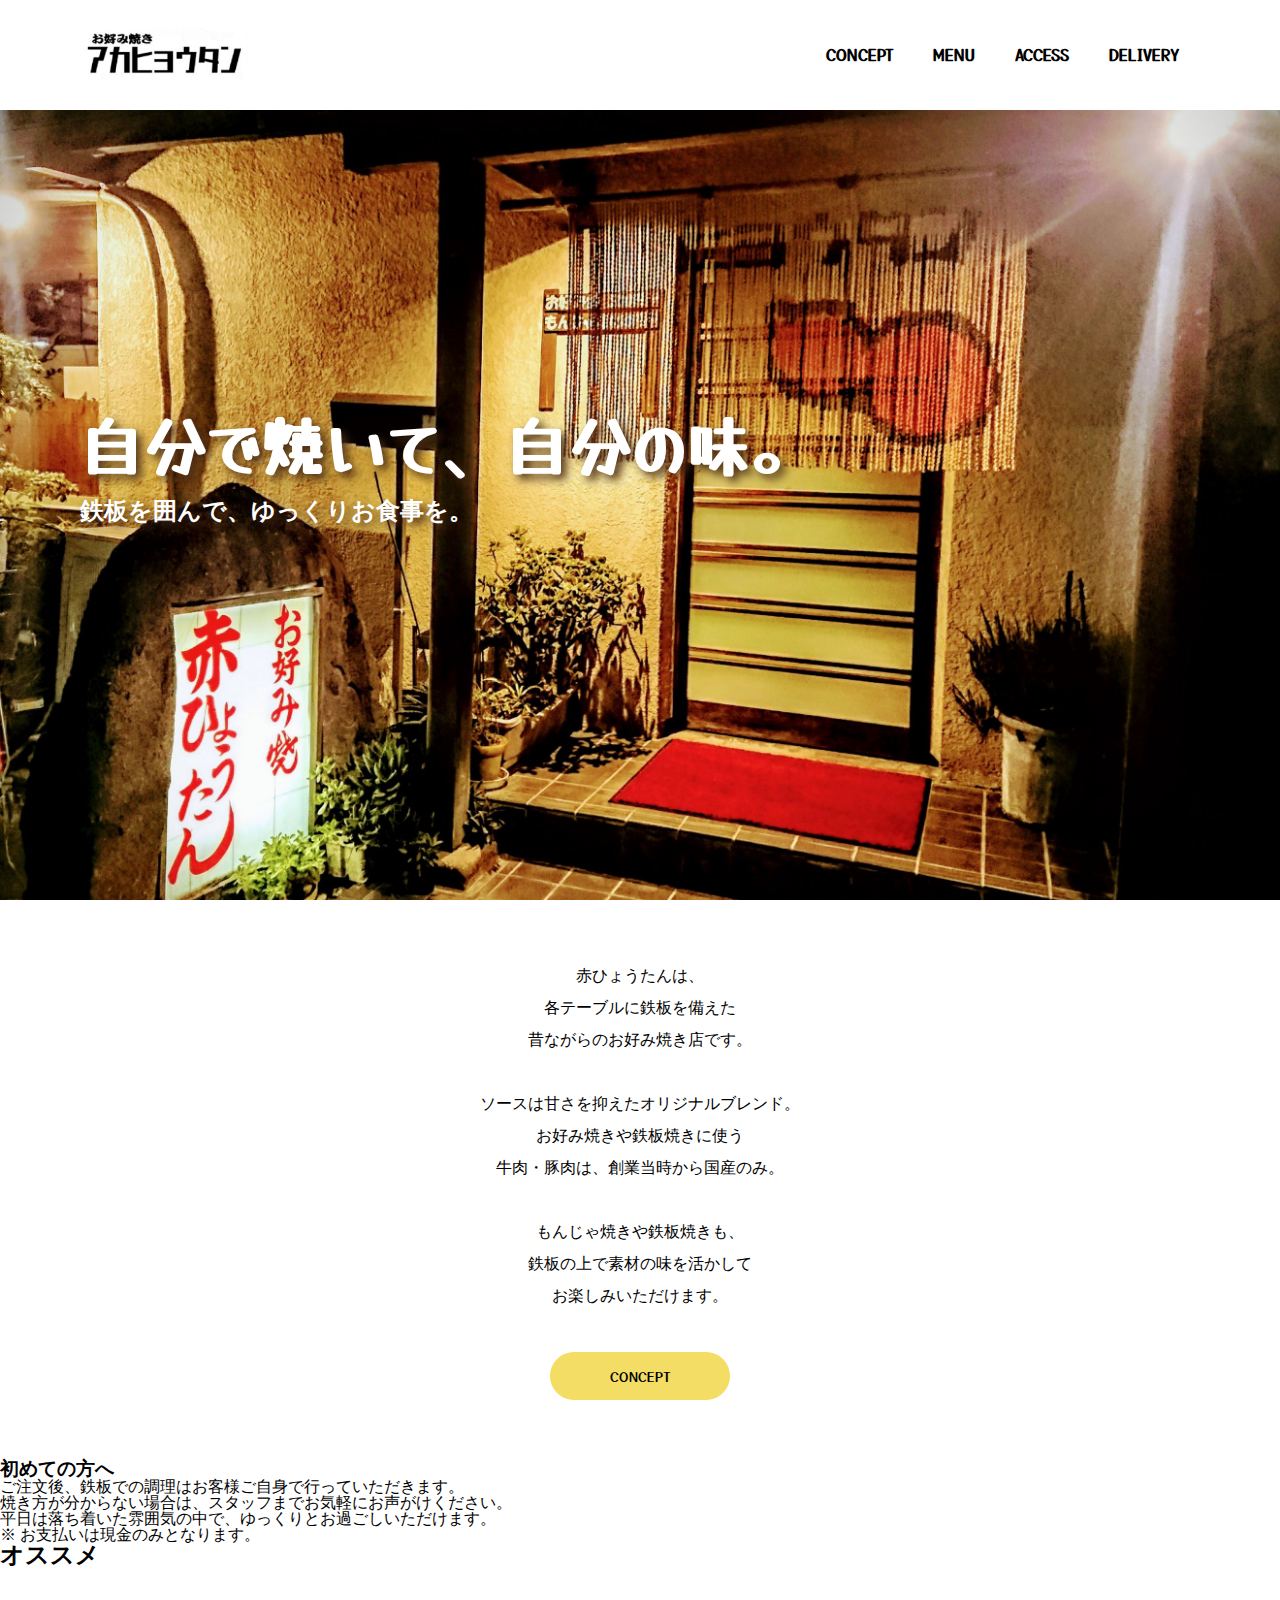
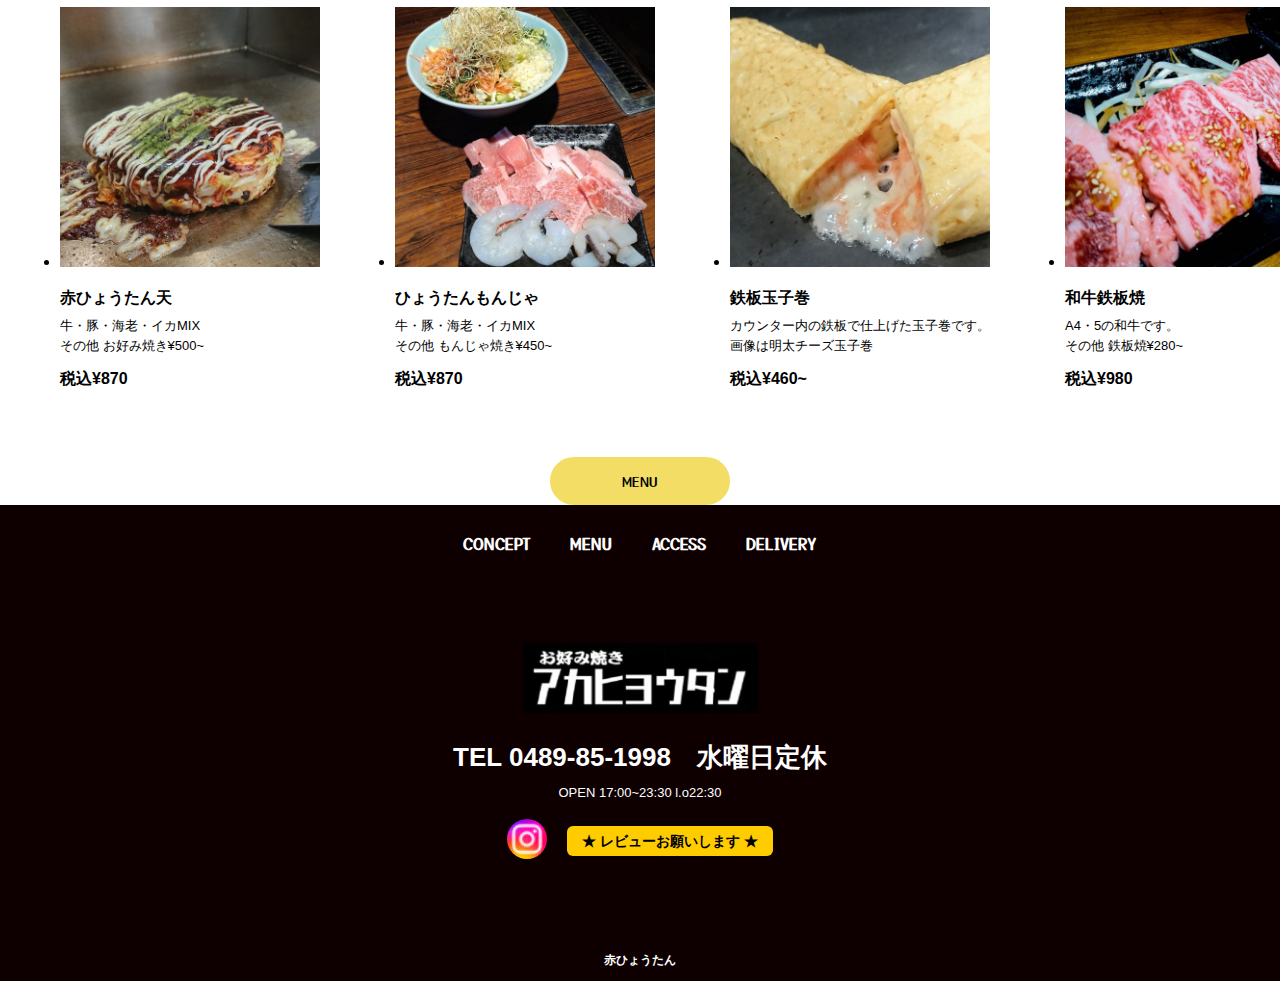
<file: index.html>
<!DOCTYPE html>
<html>

<head>
  <meta charset="UTF-8">
  <meta name="format-detection" content="telephone=no">
  <title>AKAHYOUTN oficial website</title>
  <meta name="description" content="気軽に鉄板焼が楽しめるお好み焼き店「赤ひょうたん」のウェブサイトです。">
  <meta name="viewport" content="width=device-width">
  <script src="./js/toggle-menu.js"></script>
  <link href="./css/common.css" rel="stylesheet">
  <link href="./css/index.css" rel="stylesheet">
  <link rel="preconnect" href="https://fonts.googleapis.com">
  <link rel="preconnect" href="https://fonts.gstatic.com" crossorigin>
  <link href="https://fonts.googleapis.com/css2?family=Yusei+Magic&display=swap" rel="stylesheet">
</head>

<body>

  <!--headerここから-->
  <header class="header">
    <div class="header-inner">
      <a class="header-logo" href="./index.html">
        <img src="./images/common/logo-header.png" alt="アカヒョウタン">
      </a>
      <button class="toggle-menu-button"></button>
      <div class="header-site-menu">
        <nav class="site-menu">
          <ul>
            <li><a href="./concept.html">CONCEPT</a></li>
            <li><a href="./menu.html">MENU</a></li>
            <li><a href="./access.html">ACCESS</a></li>
            <li><a href="./delivery.html">DELIVERY</a></li>

          </ul>
        </nav>
      </div>
    </div>
  </header>
  <!-- headerここまで -->

  <!-- mainここから -->
  <main class="main">
    <div class="first-view">
      <div class="first-view-text">
        <h1>自分で焼いて、自分の味。</h1>
        <p>鉄板を囲んで、ゆっくりお食事を。</p>
      </div>
    </div>
    <div class="lead">
      <p>赤ひょうたんは、<br>
各テーブルに鉄板を備えた<br>
昔ながらのお好み焼き店です。<br><br>

ソースは甘さを抑えたオリジナルブレンド。<br>
お好み焼きや鉄板焼きに使う<br>
牛肉・豚肉は、創業当時から国産のみ。<br><br>

もんじゃ焼きや鉄板焼きも、<br>
鉄板の上で素材の味を活かして<br>
お楽しみいただけます。</p>
      <div class="link-button-area">
        <a class="link-button" href="./concept.html">CONCEPT</a>
      </div>
    </div>

    <section class="first-guide">
  <h3>初めての方へ</h3>
  <ul>
    <li>ご注文後、鉄板での調理はお客様ご自身で行っていただきます。</li>
    <li>焼き方が分からない場合は、スタッフまでお気軽にお声がけください。</li>
    <li>平日は落ち着いた雰囲気の中で、ゆっくりとお過ごしいただけます。</li>
  </ul>

      <p class="notice">
    ※ お支払いは現金のみとなります。
  </p>
</section>

    <div class="recommend">
      <h2>オススメ</h2>
      <ul class="item-list">
        <li>
          <img src="./images/index/img-item01.jpg" alt="お好み焼きの商品画像">
          <dl>
            <dt>赤ひょうたん天</dt>
            <dd>牛・豚・海老・イカMIX<br>その他 お好み焼き¥500~</dd>
          </dl>
          <p class="price">税込¥870</p>
        </li>
        <li>
          <img src="./images/index/img-item02.jpg" alt="もんじゃ焼きの商品画像">
          <dl>
            <dt>ひょうたんもんじゃ</dt>
            <dd>牛・豚・海老・イカMIX<br>その他 もんじゃ焼き¥450~</dd>
          </dl>
          <p class="price">税込¥870</p>
        </li>
        <li>
          <img src="./images/index/img-item03.jpg" alt="玉子巻きの商品画像">
          <dl>
            <dt>鉄板玉子巻</dt>
            <dd>カウンター内の鉄板で仕上げた玉子巻です。画像は明太チーズ玉子巻</dd>
          </dl>
          <p class="price">税込¥460~</p>
        </li>
        <li>
          <img src="./images/index/img-item04.jpg" alt="和牛の商品画像">
          <dl>
            <dt>和牛鉄板焼</dt>
            <dd>A4・5の和牛です。<br>その他 鉄板焼¥280~</dd>
          </dl>
          <p class="price">税込¥980</p>
        </li>
        <li>
          <img src="./images/index/img-item05.jpg" alt="シュリンプの商品画像">
          <dl>
            <dt>ガーリックシュリンプ</dt>
            <dd>殻の柔らかい有頭海老をガーリックオイルで仕上げます。S~2Lサイズ4~6尾<br>その他 サイドメニュー¥250~</dd>
          </dl>
          <p class="price">税込¥820</p>
        </li>
      </ul>
      <div class="link-button-area">
        <a class="link-button" href="./menu.html">MENU</a>
      </div>
    </div>
  </main>
  <!-- mainここまで -->

  <!-- footerここから -->
  <footer class="footer">
    <nav class="site-menu">
      <ul>
        <li><a href="./concept.html">CONCEPT</a></li>
        <li><a href="./menu.html">MENU</a></li>
        <li><a href="./access.html">ACCESS</a></li>
        <li><a href="./delivery.html">DELIVERY</a></li>

      </ul>
    </nav>
    <a class="footer-logo" href="./index.html">
      <img src="./images/common/logo-footer.png" alt="アカヒョウタン">
    </a>
    <p class="footer-tel">
      <a href="tel:0489851998">TEL 0489-85-1998</a>　水曜日定休
    </p>
    <p class="footer-time">OPEN 17:00~23:30 l.o22:30</p>

    <div class="footer-links">
    <!-- Instagram -->
    <a href="https://www.instagram.com/akahyoutan.koshigaya/" 
       class="footer-instagram" target="_blank" rel="noopener">
        <img src="./images/common/insta.png" alt="Instagram">
    </a>

    <!-- Googleレビュー -->
    <a href="https://g.page/r/Cd44VCLN2FOcEAE/review"
       class="footer-review" target="_blank" rel="noopener">
        ★ レビューお願いします ★
    </a>
</div>

    <p class="copyright"><small>赤ひょうたん</small></p>
  </footer>
  <!-- footerここまで -->

</body>

</html>
</file>
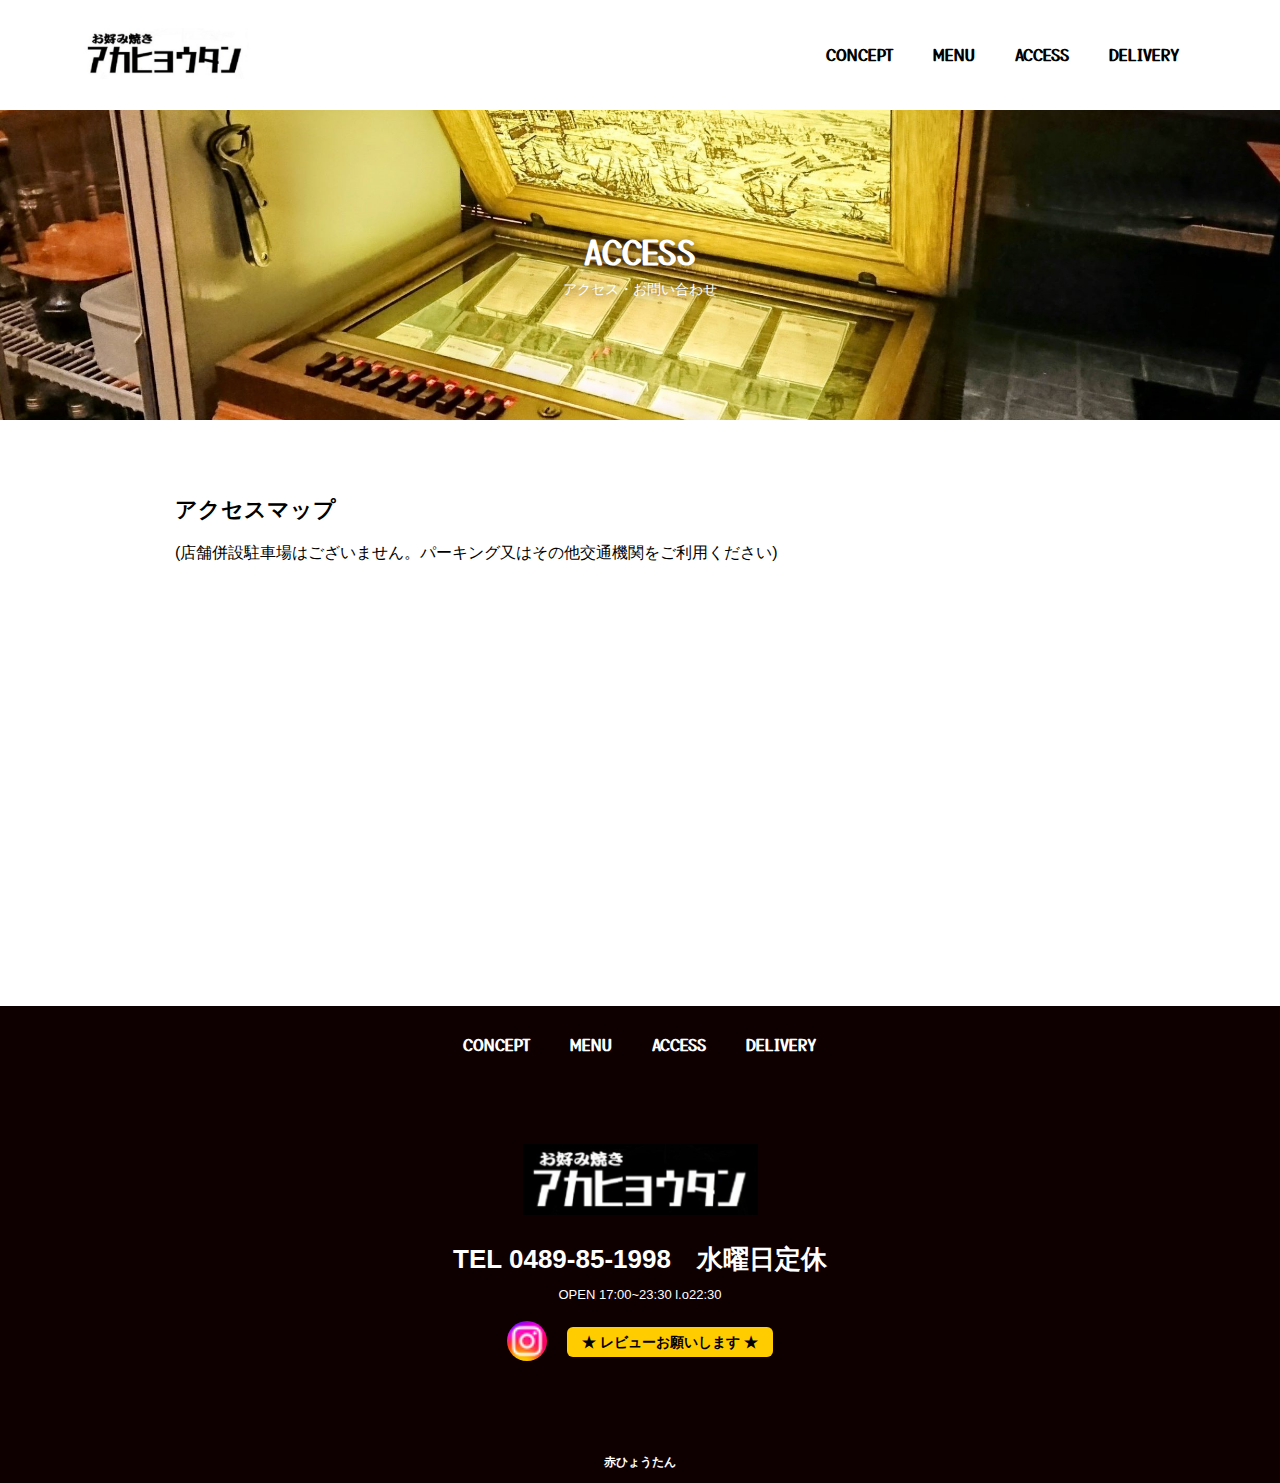
<file: access.html>
<!DOCTYPE html>
<html>

<head>
  <meta charset="UTF-8">
  <meta name="format-detection" content="telephone=no">
  <title>ACCESS | AKAHYOUTAN official website</title>
  <meta name="description" content="お好み焼きともんじゃ焼き『赤ひょうたん』のアクセス情報と店舗マップを掲載しています。店舗への行き方や営業時間などはこちらからご確認ください。">
  <meta name="viewport" content="width=device-width">
  <script src="./js/toggle-menu.js"></script>
  <link href="./css/common.css" rel="stylesheet">
  <link href="./css/access.css" rel="stylesheet">
  <link rel="preconnect" href="https://fonts.googleapis.com">
  <link rel="preconnect" href="https://fonts.gstatic.com" crossorigin>
  <link href="https://fonts.googleapis.com/css2?family=Yusei+Magic&display=swap" rel="stylesheet">
</head>

<body>

  <!--headerここから-->
  <header class="header">
    <div class="header-inner">
      <a class="header-logo" href="./index.html">
        <img src="./images/common/logo-header.png" alt="アカヒョウタン">
      </a>
      <button class="toggle-menu-button"></button>
      <div class="header-site-menu">
        <nav class="site-menu">
          <ul>
            <li><a href="./concept.html">CONCEPT</a></li>
            <li><a href="./menu.html">MENU</a></li>
            <li><a href="./access.html">ACCESS</a></li>
            <li><a href="./delivery.html">DELIVERY</a></li>

          </ul>
        </nav>
      </div>
    </div>
  </header>
  <!-- headerここまで -->

  <!-- mainここから -->
  <main class="main">
    <div class="title">
      <h1>ACCESS</h1>
      <p>アクセス・お問い合わせ</p>
    </div>
    <div class="map">
      <h2>アクセスマップ</h2>
      <p>(店舗併設駐車場はございません。パーキング又はその他交通機関をご利用ください)</p>
      <iframe
        src="https://www.google.com/maps/embed?pb=!1m14!1m8!1m3!1d12932.687771509853!2d139.8008228!3d35.869303!3m2!1i1024!2i768!4f13.1!3m3!1m2!1s0x601896e92bdc9dd9%3A0x9c53d8cd225438de!2z6LWk44Gy44KH44GG44Gf44KT!5e0!3m2!1sja!2sjp!4v1731581441956!5m2!1sja!2sjp"
        style="border:0;" allowfullscreen="" loading="lazy" referrerpolicy="no-referrer-when-downgrade"></iframe>
    </div>
  </main>
  <!-- mainここまで -->

  <!-- footerここから -->
  <footer class="footer">
    <nav class="site-menu">
      <ul>
        <li><a href="./concept.html">CONCEPT</a></li>
        <li><a href="./menu.html">MENU</a></li>
        <li><a href="./access.html">ACCESS</a></li>
        <li><a href="./delivery.html">DELIVERY</a></li>

      </ul>
    </nav>
    <a class="footer-logo" href="./index.html">
      <img src="./images/common/logo-footer.png" alt="アカヒョウタン">
    </a>
    <p class="footer-tel">
      <a href="tel:0489851998">TEL 0489-85-1998</a>　水曜日定休
    </p>
    <p class="footer-time">OPEN 17:00~23:30 l.o22:30</p>
    
    <div class="footer-links">
    <!-- Instagram -->
    <a href="https://www.instagram.com/akahyoutan.koshigaya/" 
       class="footer-instagram" target="_blank" rel="noopener">
        <img src="./images/common/insta.png" alt="Instagram">
    </a>

    <!-- Googleレビュー -->
    <a href="https://g.page/r/Cd44VCLN2FOcEAE/review"
       class="footer-review" target="_blank" rel="noopener">
        ★ レビューお願いします ★
    </a>
</div>

    <p class="copyright"><small>赤ひょうたん</small></p>
  </footer>
  <!-- footerここまで -->

</body>

</html>
</file>
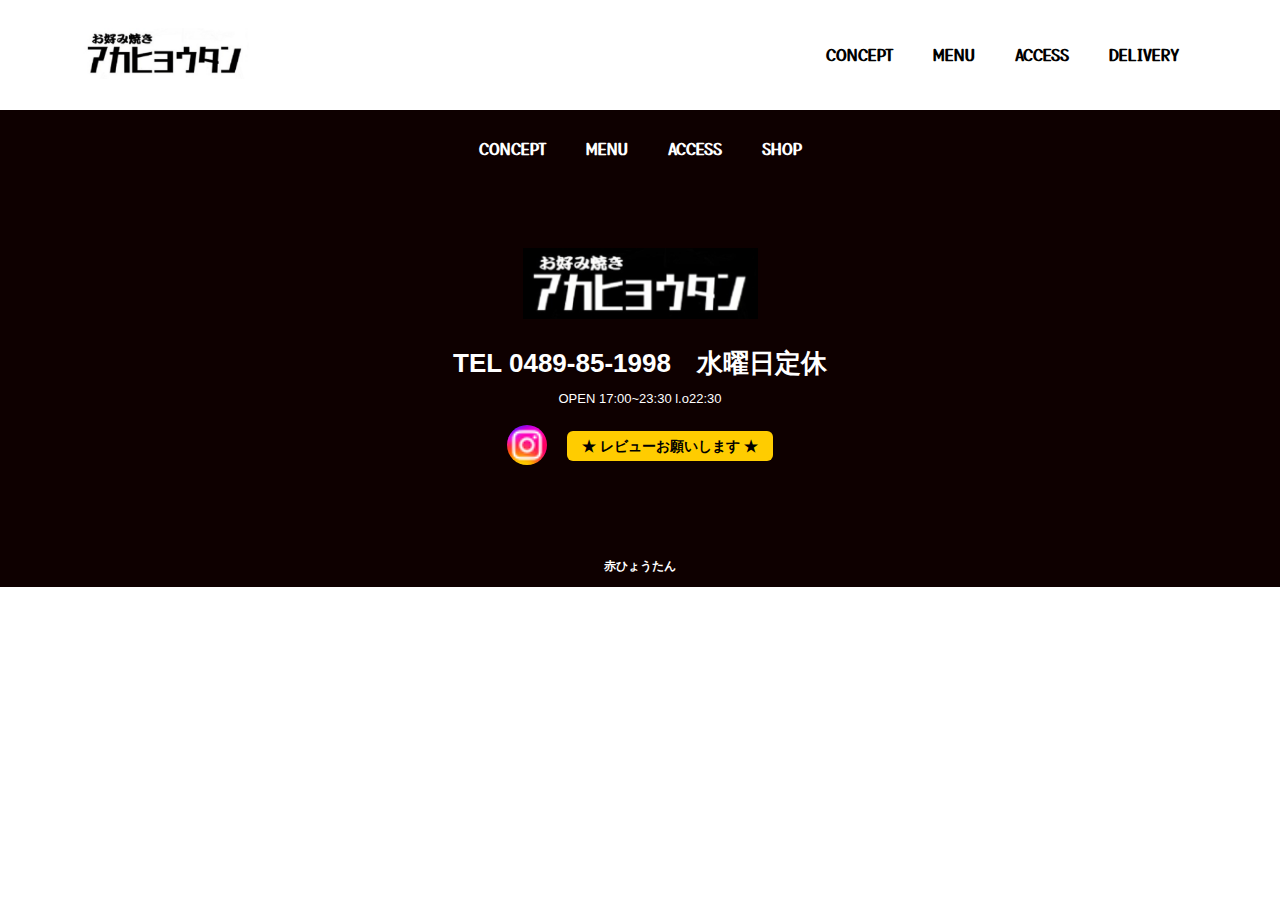
<file: common.html>
<!DOCTYPE html>
<html>

<head>
    <meta charset="UTF-8">
    <meta name="format-detection" content="telephone=no">
    <title>AKAHYOUTN oficial website</title>
    <meta name="description" content="お好み焼ともんじゃ焼き 「赤ひょうたん」のページです。">
    <meta name="viewport" content="width=device-width">
    <script src="./js/toggle-menu.js"></script>
    <link href="./css/common.css" rel="stylesheet">
    <link rel="preconnect" href="https://fonts.googleapis.com">
    <link rel="preconnect" href="https://fonts.gstatic.com" crossorigin>
    <link href="https://fonts.googleapis.com/css2?family=Yusei+Magic&display=swap" rel="stylesheet">
</head>

<body>

    <!--headerここから-->
    <header class="header">
        <div class="header-inner">
            <a class="header-logo" href="./index.html">
                <img src="./images/common/logo-header.png" alt="アカヒョウタン">
            </a>
            <button class="toggle-menu-button"></button>
            <div class="header-site-menu">
                <nav class="site-menu">
                    <ul>
                        <li><a href="./concept.html">CONCEPT</a></li>
                        <li><a href="./menu.html">MENU</a></li>
                        <li><a href="./access.html">ACCESS</a></li>
                        <li><a href="./delivery.html">DELIVERY</a></li>

                    </ul>
                </nav>
            </div>
        </div>
    </header>
    <!-- headerここまで -->

    <!-- mainここから -->
    <main class="main"></main>
    <!-- mainここまで -->

    <!-- footerここから -->
    <footer class="footer">
        <nav class="site-menu">
            <ul>
                <li><a href="./concept.html">CONCEPT</a></li>
                <li><a href="./menu.html">MENU</a></li>
                <li><a href="./access.html">ACCESS</a></li>
                <li><a href="./delivery.html">SHOP</a></li>

            </ul>
        </nav>
        <a class="footer-logo" href="./index.html">
            <img src="./images/common/logo-footer.png" alt="アカヒョウタン">
        </a>
        <p class="footer-tel">
            <a href="tel:0489851998">TEL 0489-85-1998</a>　水曜日定休
        </p>
        <p class="footer-time">OPEN 17:00~23:30 l.o22:30</p>

        <div class="footer-links">
    <!-- Instagram -->
    <a href="https://www.instagram.com/akahyoutan.koshigaya/" 
       class="footer-instagram" target="_blank" rel="noopener">
        <img src="./images/common/insta.png" alt="Instagram">
    </a>

    <!-- Googleレビュー -->
    <a href="https://g.page/r/Cd44VCLN2FOcEAE/review"
       class="footer-review" target="_blank" rel="noopener">
        ★ レビューお願いします ★
    </a>
</div>


        <p class="copyright"><small>赤ひょうたん</small></p>
    </footer>
    <!-- footerここまで -->

</body>

</html>
</file>
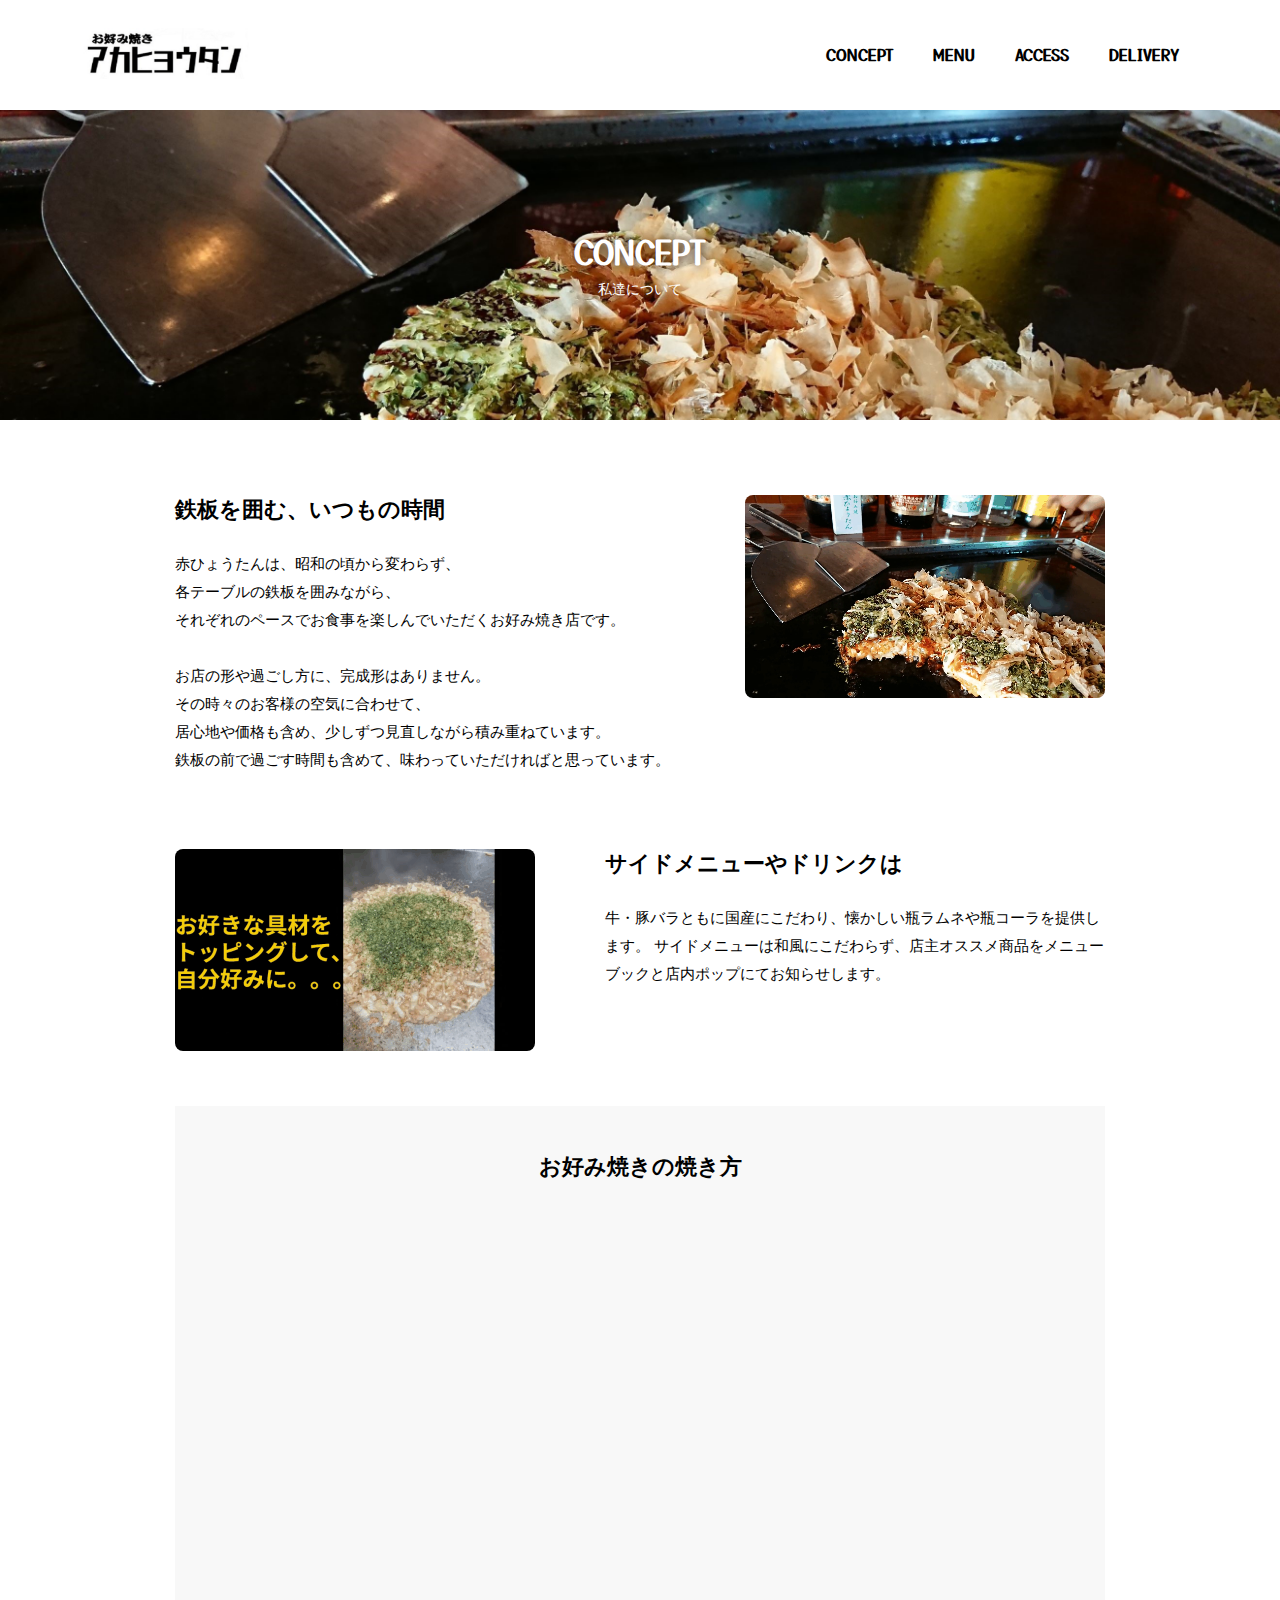
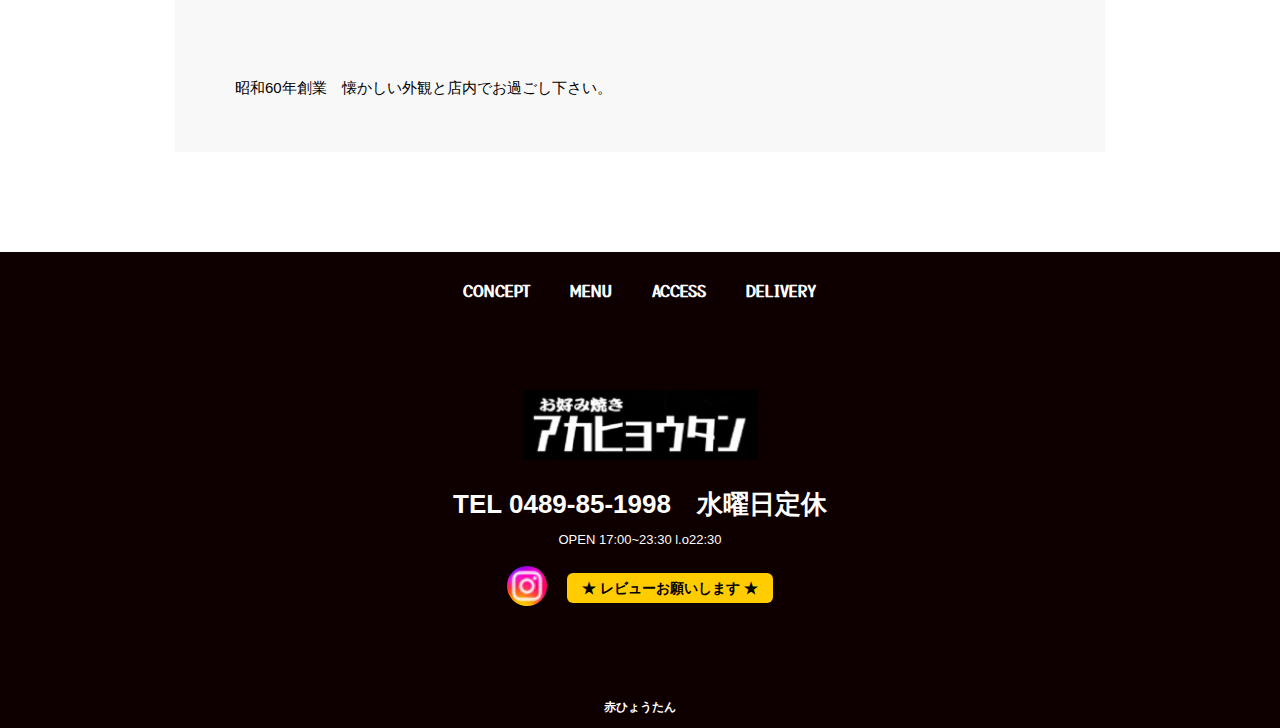
<file: concept.html>
<!DOCTYPE html>
<html>

<head>
    <meta charset="UTF-8">
    <meta name="format-detection" content="telephone=no">
    <title>CONCEPT | AKAHYOUTN oficial website</title>
    <meta name="description" content="お好み焼ともんじゃ焼きを昭和で懐かしい雰囲気の中、立ち寄りやすい低価格で提供します。
    お子様から高齢者様の方まで、ご家族・カップル・会社帰り・町の会合等々でも楽しめる店舗作りを目指す「赤ひょうたん」のページです。">
    <meta name="viewport" content="width=device-width">
    <script src="./js/toggle-menu.js"></script>
    <link href="./css/common.css" rel="stylesheet">
    <link href="./css/concept.css" rel="stylesheet">
    <link rel="preconnect" href="https://fonts.googleapis.com">
    <link rel="preconnect" href="https://fonts.gstatic.com" crossorigin>
    <link href="https://fonts.googleapis.com/css2?family=Yusei+Magic&display=swap" rel="stylesheet">
</head>

<body>

    <!--headerここから-->
    <header class="header">
        <div class="header-inner">
            <a class="header-logo" href="./index.html">
                <img src="./images/common/logo-header.png" alt="アカヒョウタン">
            </a>
            <button class="toggle-menu-button"></button>
            <div class="header-site-menu">
                <nav class="site-menu">
                    <ul>
                        <li><a href="./concept.html">CONCEPT</a></li>
                        <li><a href="./menu.html">MENU</a></li>
                        <li><a href="./access.html">ACCESS</a></li>
                        <li><a href="./delivery.html">DELIVERY</a></li>

                    </ul>
                </nav>
            </div>
        </div>
    </header>
    <!-- headerここまで -->

    <!-- mainここから -->
    <main class="main">
        <div class="title">
            <h1>CONCEPT</h1>
            <p>私達について</p>
        </div>
        <div class="feature">
            <div class="feature-text">
                <h2>鉄板を囲む、いつもの時間</h2>
<p>
赤ひょうたんは、昭和の頃から変わらず、<br>
各テーブルの鉄板を囲みながら、<br>
それぞれのペースでお食事を楽しんでいただくお好み焼き店です。<br><br>

お店の形や過ごし方に、完成形はありません。<br>
その時々のお客様の空気に合わせて、<br>
居心地や価格も含め、少しずつ見直しながら積み重ねています。<br>
鉄板の前で過ごす時間も含めて、味わっていただければと思っています。
</p>

            </div>
            <video 
    src="./images/concept/お好み焼動画.mp4"
    class="feature-video"
    autoplay
    loop
    muted
    playsinline
></video>
        </div>
        <div class="feature reverse">
            <div class="feature-text">
                <h2>サイドメニューやドリンクは</h2>
                <p>牛・豚バラともに国産にこだわり、懐かしい瓶ラムネや瓶コーラを提供します。
                    サイドメニューは和風にこだわらず、店主オススメ商品をメニューブックと店内ポップにてお知らせします。</p>
            </div>
            <img src="./images/concept/もんじゃ動画.gif" alt="もんじゃ動画">
        </div>
                    <div class="movie">
    <h2>お好み焼きの焼き方</h2>

    <div class="movie-wrapper">
        <iframe 
            width="560" 
            height="315" 
            src="https://www.youtube.com/embed/n_K2aQaiakQ" 
            title="YouTube video player" 
            frameborder="0" 
            allow="accelerometer; autoplay; clipboard-write; encrypted-media; gyroscope; picture-in-picture" 
            allowfullscreen>
        </iframe>
    </div>

    <p>昭和60年創業　懐かしい外観と店内でお過ごし下さい。</p>

        </div>

    </main>
    <!-- mainここまで -->

    <!-- footerここから -->
    <footer class="footer">
        <nav class="site-menu">
            <ul>
                <li><a href="./concept.html">CONCEPT</a></li>
                <li><a href="./menu.html">MENU</a></li>
                <li><a href="./access.html">ACCESS</a></li>
                <li><a href="./delivery.html">DELIVERY</a></li>
            </ul>
        </nav>
        <a class="footer-logo" href="./index.html">
            <img src="./images/common/logo-footer.png" alt="アカヒョウタン">
        </a>
        <p class="footer-tel">
            <a href="tel:0489851998">TEL 0489-85-1998</a>　水曜日定休
        </p>
        <p class="footer-time">OPEN 17:00~23:30 l.o22:30</p>

        <div class="footer-links">
    <!-- Instagram -->
    <a href="https://www.instagram.com/akahyoutan.koshigaya/" 
       class="footer-instagram" target="_blank" rel="noopener">
        <img src="./images/common/insta.png" alt="Instagram">
    </a>

    <!-- Googleレビュー -->
    <a href="https://g.page/r/Cd44VCLN2FOcEAE/review"
       class="footer-review" target="_blank" rel="noopener">
        ★ レビューお願いします ★
    </a>
</div>

        <p class="copyright"><small>赤ひょうたん</small></p>
    </footer>
    <!-- footerここまで -->

</body>

</html>
</file>
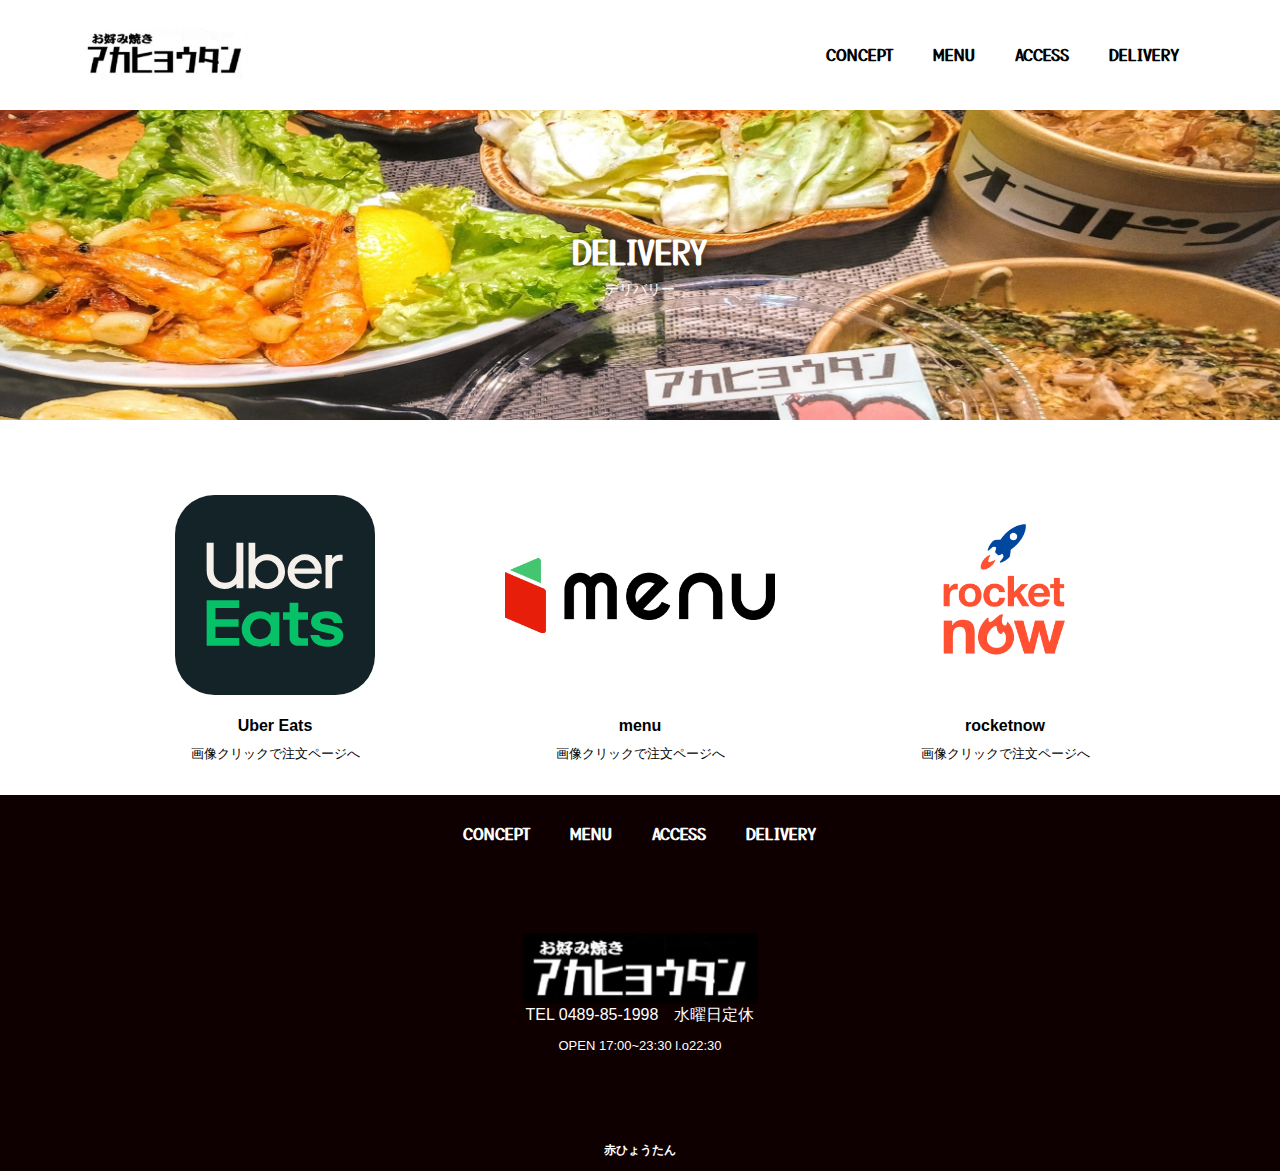
<file: delivery.html>
<!DOCTYPE html>
<html>

<head>
  <meta charset="UTF-8">
  <meta name="format-detection" content="telephone=no">
  <title>DELIVERY |AKAHYOUTN oficial website</title>
  <meta name="description" content="ページの概要文を記載します">
  <meta name="viewport" content="width=device-width">
  <script src="./js/toggle-menu.js"></script>
  <link href="./css/common.css" rel="stylesheet">
  <link href="./css/delivery.css" rel="stylesheet">
  <link rel="preconnect" href="https://fonts.googleapis.com">
  <link rel="preconnect" href="https://fonts.gstatic.com" crossorigin>
  <link href="https://fonts.googleapis.com/css2?family=Yusei+Magic&display=swap" rel="stylesheet">
</head>

<body>

  <!--headerここから-->
  <header class="header">
    <div class="header-inner">
      <a class="header-logo" href="./index.html">
        <img src="./images/common/logo-header.png" alt="アカヒョウタン">
      </a>
      <button class="toggle-menu-button"></button>
      <div class="header-site-menu">
        <nav class="site-menu">
          <ul>
            <li><a href="./concept.html">CONCEPT</a></li>
            <li><a href="./menu.html">MENU</a></li>
            <li><a href="./access.html">ACCESS</a></li>
            <li><a href="./delivery.html">DELIVERY</a></li>
          </ul>
        </nav>
      </div>
    </div>
  </header>
  <!-- headerここまで -->

  <!-- mainここから -->
  <main class="main">
    <div class="title">
      <h1>DELIVERY</h1>
      <p>デリバリー</p>
    </div>
    <ul class="item-list">
      <li>
        <a href="https://www.ubereats.com/jp/store/%E3%81%8A%E5%A5%BD%E3%81%BF%E7%84%BC%E3%81%8D%E8%B5%A4%E3
        %81%B2%E3%82%87%E3%81%86%E3%81%9F%E3%82%93/UCw9_zPeXJWqJyNP2RNMxg?srsltid=AfmBOorSn5-4nh80OidhOV9KKj-Skzm
        2X7KnhtEFh_189yMk8J2Y-Bnz">
          <img src="./images/delivery/uber.svg" alt="ubereatsの画像">
        </a>
        <dl>
          <dt>Uber Eats</dt>
          <dd>画像クリックで注文ページへ</dd>
         </dl> 
      </li>
      <li>
        <a href="https://me.nu/s135006">
          <img src="./images/delivery/menu.png" alt="menuの画像">
        </a>
        <dl>
          <dt>menu</dt>
          <dd>画像クリックで注文ページへ</dd>
        </dl>
      </li>
      <li>
        <a href="https://customer-web.rocketnow.co.jp/share?storeId=16789&dishId&key=13554fab-8ce3-4fa3-b8d1-b2403f3051ac">
          <img src="./images/delivery/rocket.png" alt="rocketの画像">
        </a>
        <dl>
          <dt>rocketnow</dt>
          <dd>画像クリックで注文ページへ</dd>
        </dl>
      </li>

    </ul>
  </main>
  <!-- mainここまで -->

  <!-- footerここから -->
  <footer class="footer">
    <nav class="site-menu">
      <ul>
        <li><a href="./concept.html">CONCEPT</a></li>
        <li><a href="./menu.html">MENU</a></li>
        <li><a href="./access.html">ACCESS</a></li>
        <li><a href="./delivery.html">DELIVERY</a></li>
      </ul>
    </nav>
    <a class="footer-logo" href="./index.html">
      <img src="./images/common/logo-footer.png" alt="アカヒョウタン">
    </a>
    <p class="footer-tell">
      <a href="tel:0489851998">TEL 0489-85-1998</a>　水曜日定休
    </p>
    <p class="footer-time">OPEN 17:00~23:30 l.o22:30</p>
    <p class="copyright"><small>赤ひょうたん</small></p>
  </footer>
  <!-- footerここまで -->

</body>

</html>
</file>
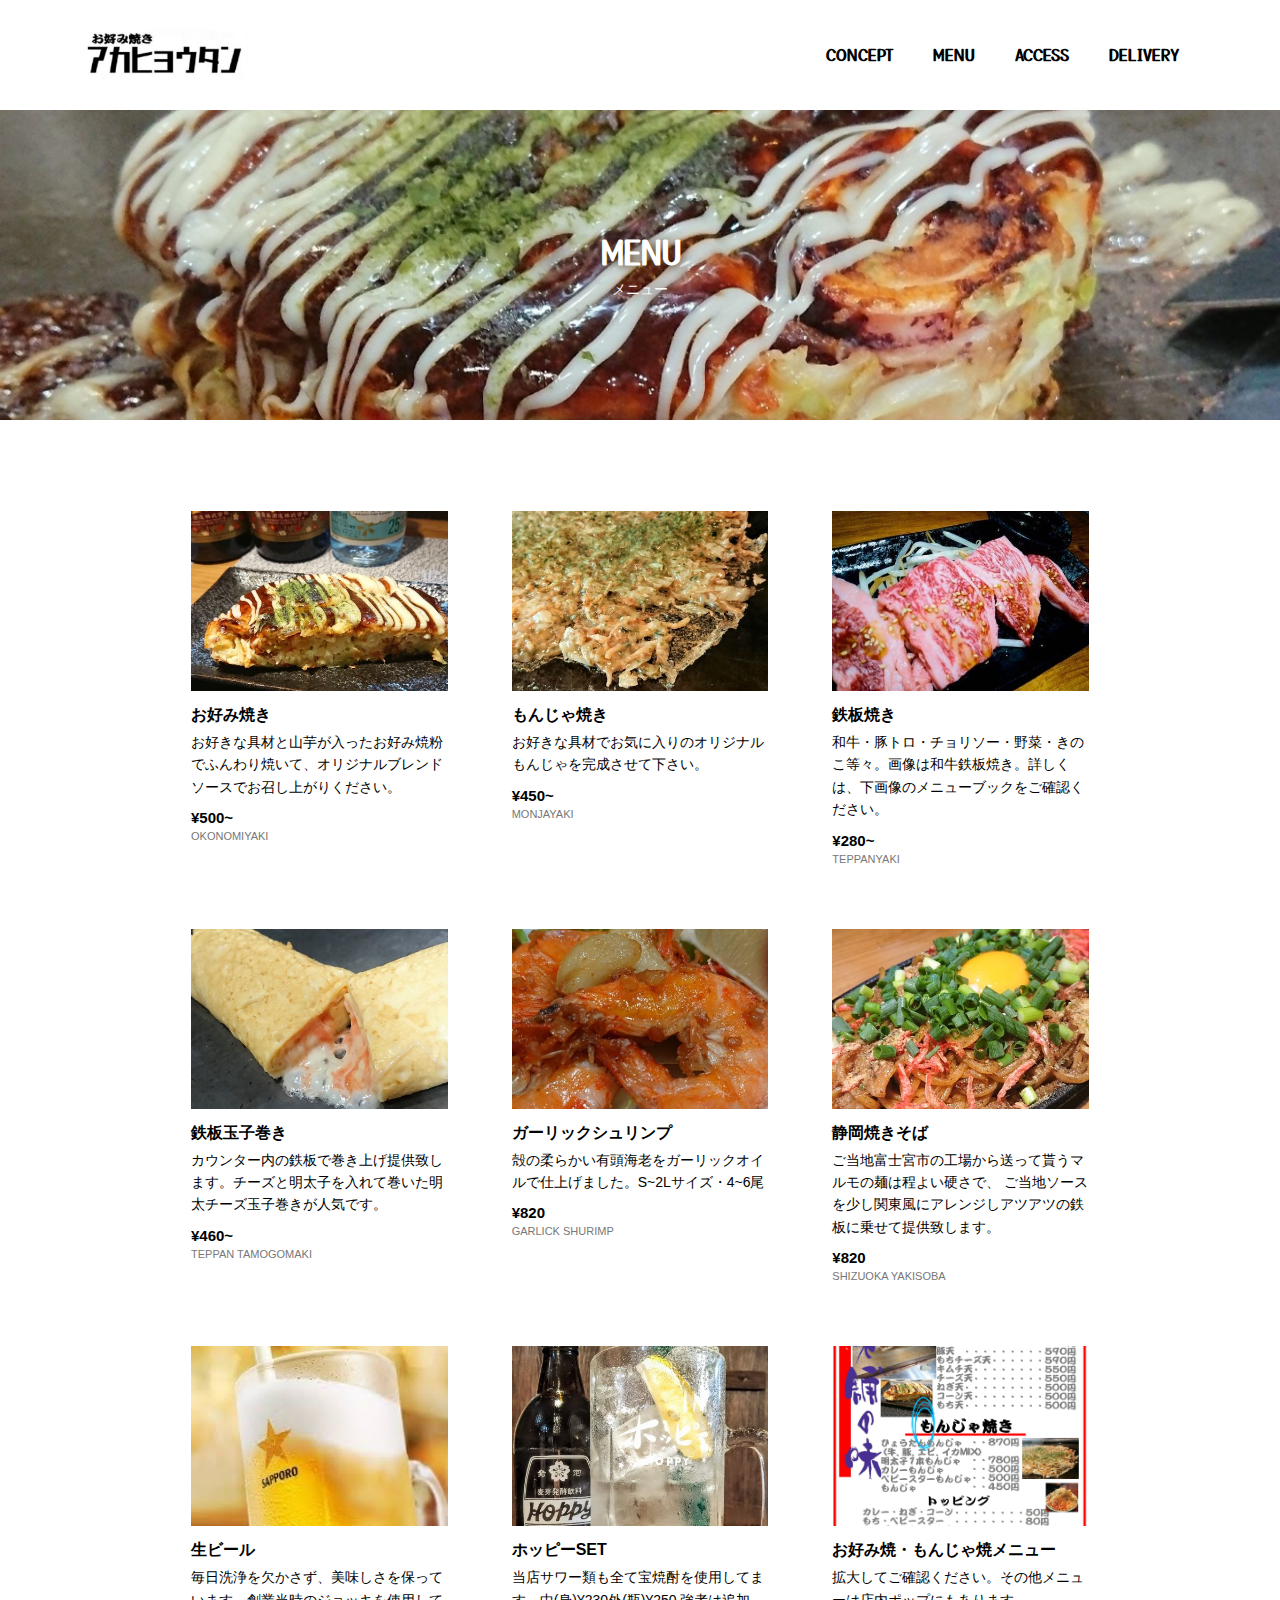
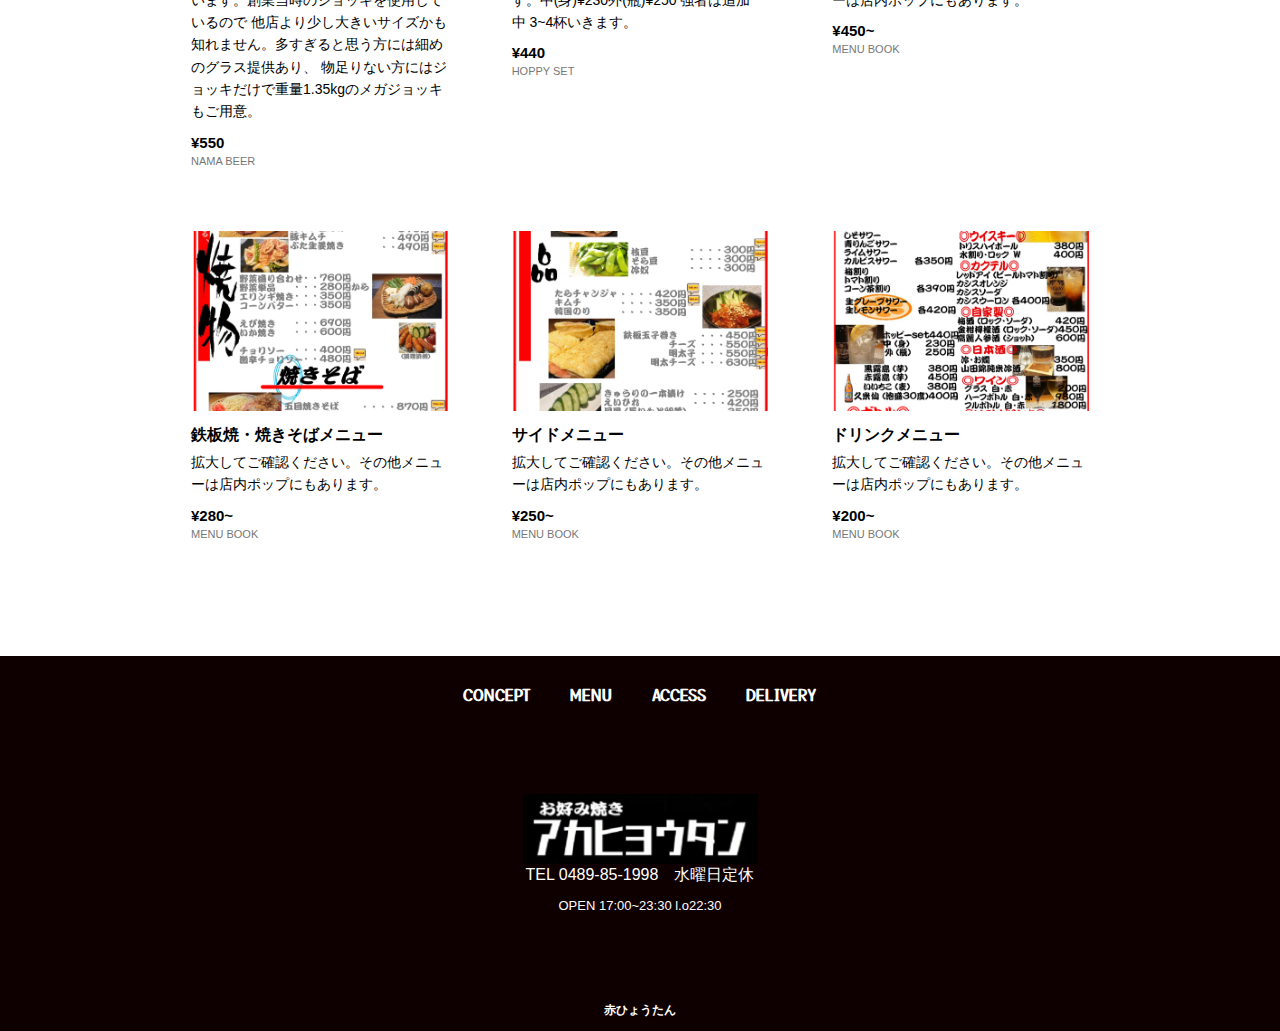
<file: menu.html>
<!DOCTYPE html>
<html>

<head>
  <meta charset="UTF-8">
  <meta name="format-detection" content="telephone=no">
  <title>MENU |AKAHYOUTN oficial website</title>
  <meta name="description" content="お好み焼ともんじゃ焼き、鉄板焼は和牛から海鮮・美味しい野菜やきのこ類、
    豊富なサイドメニューとともに全て宝焼酎で作るサワー類・安価設定なホッピー・自家製果実酒・カクテルと一緒にお楽しみ頂き、
    ソフトドリンクは懐かしい瓶ラムネ・瓶コーラや健康志向の方にはトクホ飲料もご用意。このような商品情報を掲載 しました
    「赤ひょうたん」のメニューページです。">
  <meta name="viewport" content="width=device-width">
  <script src="./js/toggle-menu.js"></script>
  <link href="./css/common.css" rel="stylesheet">
  <link href="./css/menu.css" rel="stylesheet">
  <link rel="preconnect" href="https://fonts.googleapis.com">
  <link rel="preconnect" href="https://fonts.gstatic.com" crossorigin>
  <link href="https://fonts.googleapis.com/css2?family=Yusei+Magic&display=swap" rel="stylesheet">
</head>

<body>

  <!--headerここから-->
  <header class="header">
    <div class="header-inner">
      <a class="header-logo" href="./index.html">
        <img src="./images/common/logo-header.png" alt="アカヒョウタン">
      </a>
      <button class="toggle-menu-button"></button>
      <div class="header-site-menu">
        <nav class="site-menu">
          <ul>
            <li><a href="./concept.html">CONCEPT</a></li>
            <li><a href="./menu.html">MENU</a></li>
            <li><a href="./access.html">ACCESS</a></li>
            <li><a href="./delivery.html">DELIVERY</a></li>
          </ul>
        </nav>
      </div>
    </div>
  </header>
  <!-- headerここまで -->

  <!-- mainここから -->
  <main class="main">
    <div class="title">
      <h1>MENU</h1>
      <p>メニュー</p>
    </div>
    <ul class="item-list">
      <li>
        <img src="./images/menu/img-item01.jpg" alt="お好み焼きの商品画像">
        <dl>
          <dt>お好み焼き</dt>
          <dd>お好きな具材と山芋が入ったお好み焼粉でふんわり焼いて、オリジナルブレンドソースでお召し上がりください。</dd>
        </dl>
        <p class="price">¥500~</p>
        <p class="item-label">OKONOMIYAKI</p>
      </li>
      <li>
        <img src="./images/menu/img-item02.jpg" alt="もんじゃ焼きの商品画像">
        <dl>
          <dt>もんじゃ焼き</dt>
          <dd>お好きな具材でお気に入りのオリジナルもんじゃを完成させて下さい。</dd>
        </dl>
        <p class="price">¥450~</p>
        <p class="item-label">MONJAYAKI</p>
      </li>
      <li>
        <img src="./images/menu/img-item03.jpg" alt="鉄板焼きの商品画像">
        <dl>
          <dt>鉄板焼き</dt>
          <dd>和牛・豚トロ・チョリソー・野菜・きのこ等々。画像は和牛鉄板焼き。詳しくは、下画像のメニューブックをご確認ください。</dd>
        </dl>
        <p class="price">¥280~</p>
        <p class="item-label">TEPPANYAKI</p>
      </li>
      <li>
        <img src="./images/menu/img-item04.jpg" alt="玉子巻きの商品画像">
        <dl>
          <dt>鉄板玉子巻き</dt>
          <dd>カウンター内の鉄板で巻き上げ提供致します。チーズと明太子を入れて巻いた明太チーズ玉子巻きが人気です。</dd>
        </dl>
        <p class="price">¥460~</p>
        <p class="item-label">TEPPAN TAMOGOMAKI</p>
      </li>
      <li>
        <img src="./images/menu/img-item05.jpg" alt="シュリンプの商品画像">
        <dl>
          <dt>ガーリックシュリンプ</dt>
          <dd>殻の柔らかい有頭海老をガーリックオイルで仕上げました。S~2Lサイズ・4~6尾</dd>
        </dl>
        <p class="price">¥820</p>
        <p class="item-label">GARLICK SHURIMP</p>
      </li>
      <li>
        <img src="./images/menu/img-item06.jpg" alt="静岡焼きそばの商品画像">
        <dl>
          <dt>静岡焼きそば</dt>
          <dd>ご当地富士宮市の工場から送って貰うマルモの麺は程よい硬さで、
            ご当地ソースを少し関東風にアレンジしアツアツの鉄板に乗せて提供致します。</dd>
        </dl>
        <p class="price">¥820</p>
        <p class="item-label">SHIZUOKA YAKISOBA</p>
      </li>
      <li>
        <img src="./images/menu/img-item07.jpg" alt="生ビールの商品画像">
        <dl>
          <dt>生ビール</dt>
          <dd>毎日洗浄を欠かさず、美味しさを保っています。創業当時のジョッキを使用しているので
            他店より少し大きいサイズかも知れません。多すぎると思う方には細めのグラス提供あり、
            物足りない方にはジョッキだけで重量1.35kgのメガジョッキもご用意。</dd>
        </dl>
        <p class="price">¥550</p>
        <p class="item-label">NAMA BEER</p>
      </li>
      <li>
        <img src="./images/menu/hoppy1.jpg" alt="ホッピーの商品画像">
        <dl>
          <dt>ホッピーSET</dt>
          <dd>当店サワー類も全て宝焼酎を使用してます。中(身)¥230外(瓶)¥250 強者は追加 中 3~4杯いきます。</dd>
        </dl>
        <p class="price">¥440</p>
        <p class="item-label">HOPPY SET</p>
      </li>
      <li>
        <img src="./images/menu/okonomi menu.png" alt="お好み焼きMENUの商品画像">
        <dl>
          <dt>お好み焼・もんじゃ焼メニュー</dt>
          <dd>拡大してご確認ください。その他メニューは店内ポップにもあります。</dd>
        </dl>
        <p class="price">¥450~</p>
        <p class="item-label">MENU BOOK</p>
      </li>
      <li>
        <img src="./images/menu/teppan menu.png" alt="鉄板焼MENUの商品画像">
        <dl>
          <dt>鉄板焼・焼きそばメニュー</dt>
          <dd>拡大してご確認ください。その他メニューは店内ポップにもあります。</dd>
        </dl>
        <p class="price">¥280~</p>
        <p class="item-label">MENU BOOK</p>
      </li>
      <li>
        <img src="./images/menu/said menu.png" alt="サイドメニューの商品画像">
        <dl>
          <dt>サイドメニュー</dt>
          <dd>拡大してご確認ください。その他メニューは店内ポップにもあります。</dd>
        </dl>
        <p class="price">¥250~</p>
        <p class="item-label">MENU BOOK</p>
      </li>
      <li>
        <img src="./images/menu/drink menu.png" alt="ドリンクの商品画像">
        <dl>
          <dt>ドリンクメニュー</dt>
          <dd>拡大してご確認ください。その他メニューは店内ポップにもあります。</dd>
        </dl>
        <p class="price">¥200~</p>
        <p class="item-label">MENU BOOK</p>
      </li>
    </ul>
  </main>
  <!-- mainここまで -->

  <!-- footerここから -->
  <footer class="footer">
    <nav class="site-menu">
      <ul>
        <li><a href="./concept.html">CONCEPT</a></li>
        <li><a href="./menu.html">MENU</a></li>
        <li><a href="./access.html">ACCESS</a></li>
        <li><a href="./delivery.html">DELIVERY</a></li>
      </ul>
    </nav>
    <a class="footer-logo" href="./index.html">
      <img src="./images/common/logo-footer.png" alt="アカヒョウタン">
    </a>
    <p class="footer-tell">
      <a href="tel:0489851998">TEL 0489-85-1998</a>　水曜日定休
    </p>
    <p class="footer-time">OPEN 17:00~23:30 l.o22:30</p>
    <p class="copyright"><small>赤ひょうたん</small></p>
  </footer>
  <!-- footerここまで -->

</body>

</html>
</file>
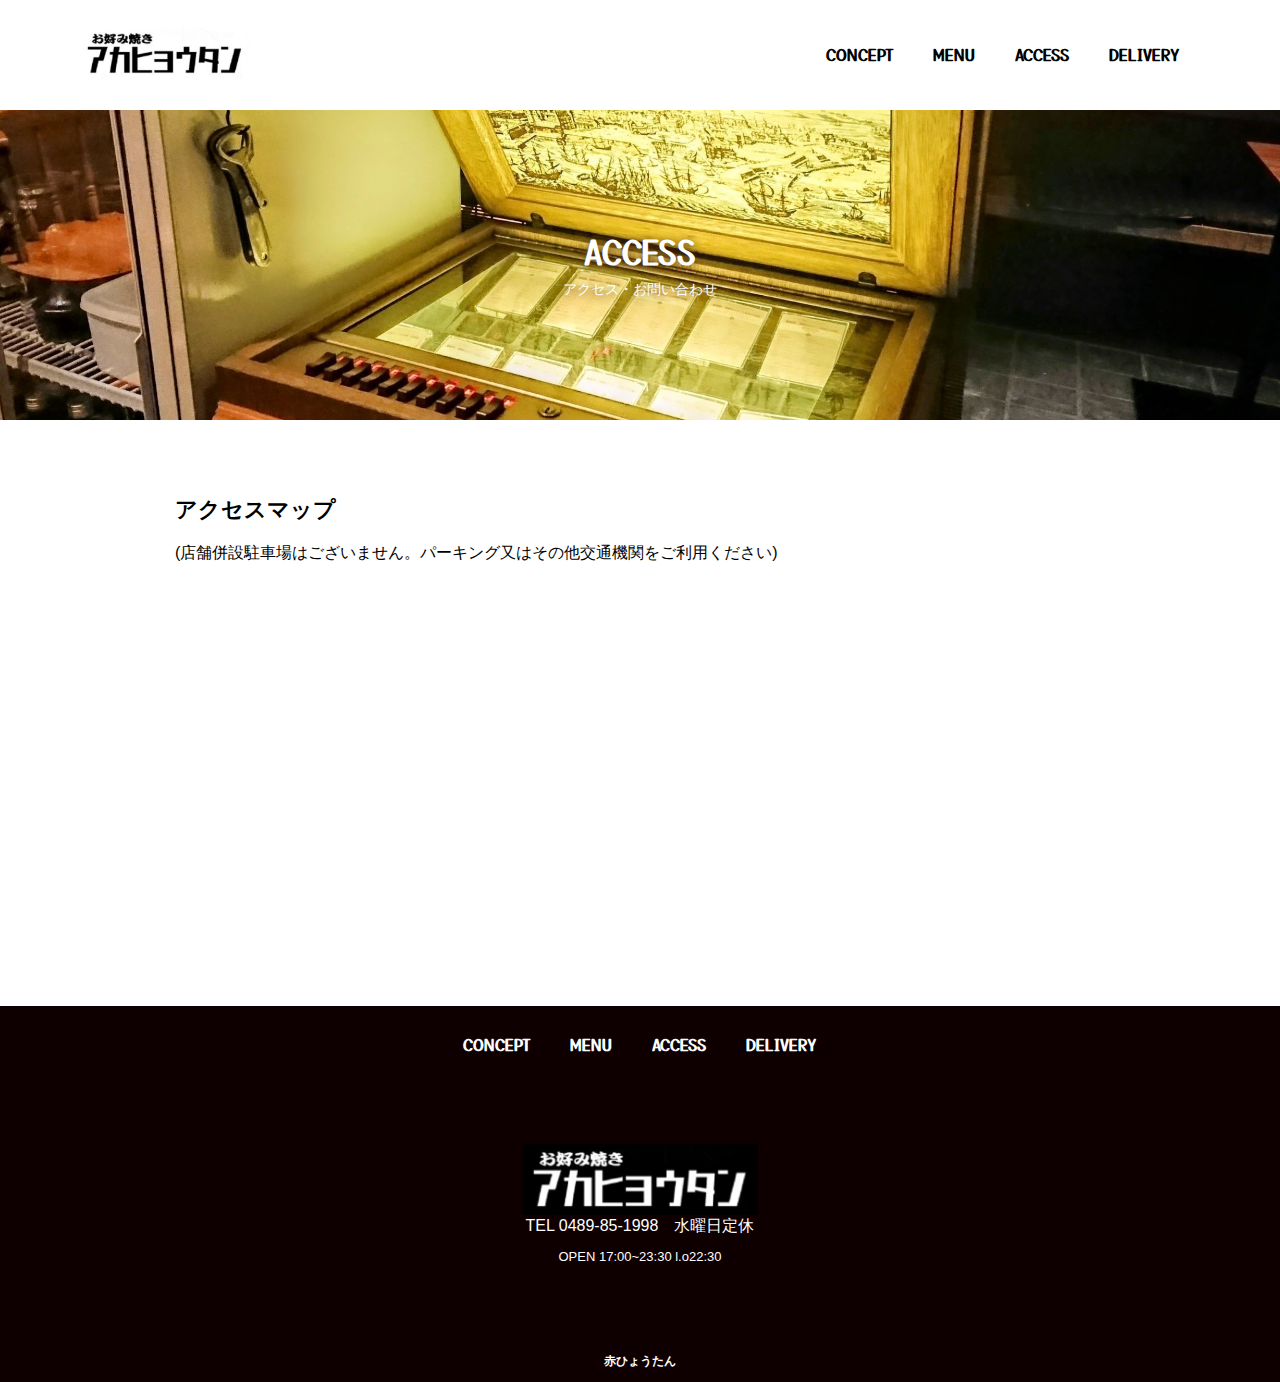
<file: akahyoutan/access.html>
<!DOCTYPE html>
<html>

<head>
  <meta charset="UTF-8">
  <meta name="format-detection" content="telephone=no">
  <title>ACCESS | AKAHYOUTAN official website</title>
  <meta name="description" content="お好み焼きともんじゃ焼き『赤ひょうたん』のアクセス情報と店舗マップを掲載しています。店舗への行き方や営業時間などはこちらからご確認ください。">
  <meta name="viewport" content="width=device-width">
  <script src="./js/toggle-menu.js"></script>
  <link href="./css/common.css" rel="stylesheet">
  <link href="./css/access.css" rel="stylesheet">
  <link rel="preconnect" href="https://fonts.googleapis.com">
  <link rel="preconnect" href="https://fonts.gstatic.com" crossorigin>
  <link href="https://fonts.googleapis.com/css2?family=Yusei+Magic&display=swap" rel="stylesheet">
</head>

<body>

  <!--headerここから-->
  <header class="header">
    <div class="header-inner">
      <a class="header-logo" href="./index.html">
        <img src="./images/common/logo-header.png" alt="アカヒョウタン">
      </a>
      <button class="toggle-menu-button"></button>
      <div class="header-site-menu">
        <nav class="site-menu">
          <ul>
            <li><a href="./concept.html">CONCEPT</a></li>
            <li><a href="./menu.html">MENU</a></li>
            <li><a href="./access.html">ACCESS</a></li>
            <li><a href="./delivery.html">DELIVERY</a></li>

          </ul>
        </nav>
      </div>
    </div>
  </header>
  <!-- headerここまで -->

  <!-- mainここから -->
  <main class="main">
    <div class="title">
      <h1>ACCESS</h1>
      <p>アクセス・お問い合わせ</p>
    </div>
    <div class="map">
      <h2>アクセスマップ</h2>
      <p>(店舗併設駐車場はございません。パーキング又はその他交通機関をご利用ください)</p>
      <iframe
        src="https://www.google.com/maps/embed?pb=!1m14!1m8!1m3!1d12932.687771509853!2d139.8008228!3d35.869303!3m2!1i1024!2i768!4f13.1!3m3!1m2!1s0x601896e92bdc9dd9%3A0x9c53d8cd225438de!2z6LWk44Gy44KH44GG44Gf44KT!5e0!3m2!1sja!2sjp!4v1731581441956!5m2!1sja!2sjp"
        style="border:0;" allowfullscreen="" loading="lazy" referrerpolicy="no-referrer-when-downgrade"></iframe>
    </div>
  </main>
  <!-- mainここまで -->

  <!-- footerここから -->
  <footer class="footer">
    <nav class="site-menu">
      <ul>
        <li><a href="./concept.html">CONCEPT</a></li>
        <li><a href="./menu.html">MENU</a></li>
        <li><a href="./access.html">ACCESS</a></li>
        <li><a href="./delivery.html">DELIVERY</a></li>

      </ul>
    </nav>
    <a class="footer-logo" href="./index.html">
      <img src="./images/common/logo-footer.png" alt="アカヒョウタン">
    </a>
    <p class="footer-tell">
      <a href="tel:0489851998">TEL 0489-85-1998</a>　水曜日定休
    </p>
    <p class="footer-time">OPEN 17:00~23:30 l.o22:30</p>
    <p class="copyright"><small>赤ひょうたん</small></p>
  </footer>
  <!-- footerここまで -->

</body>

</html>
</file>
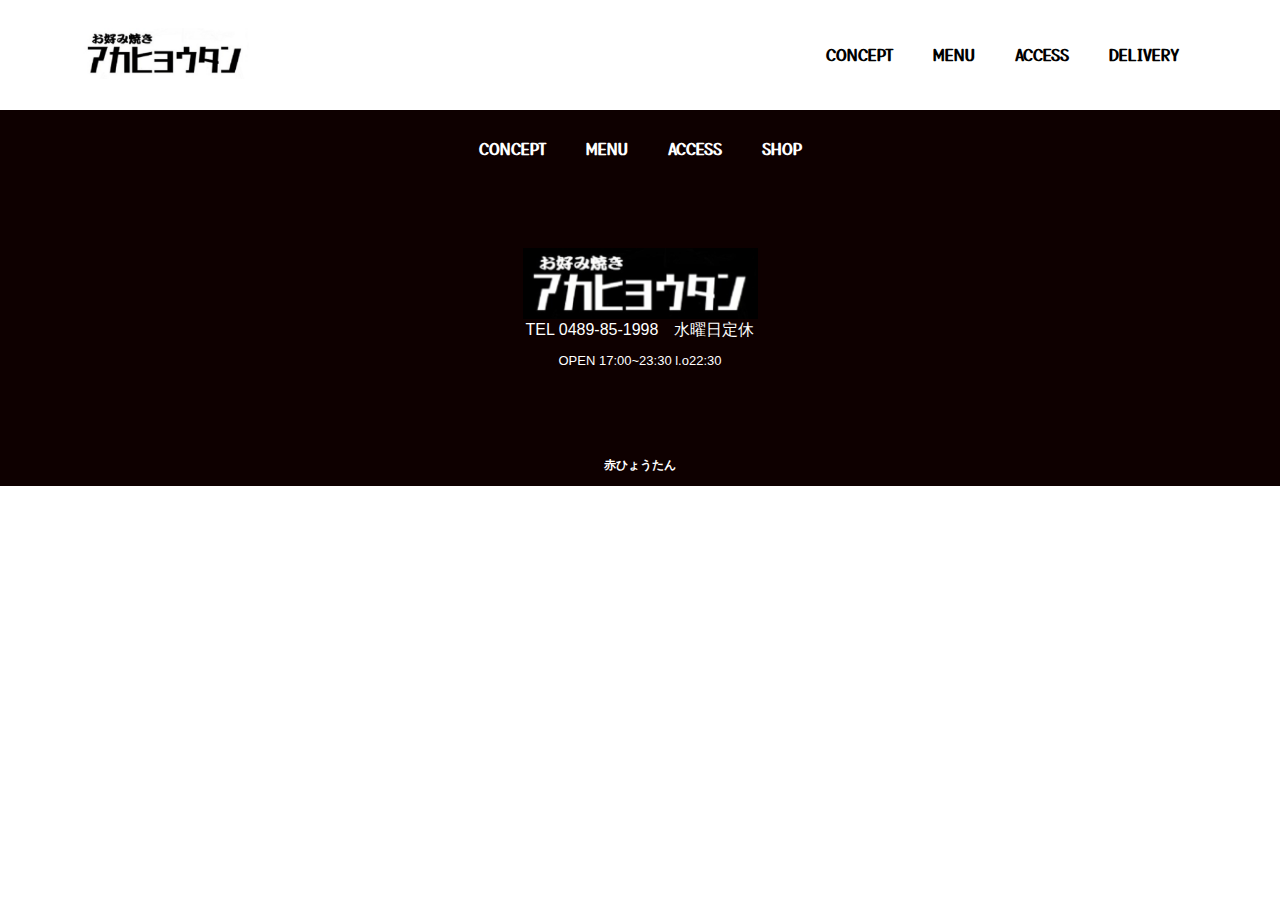
<file: akahyoutan/common.html>
<!DOCTYPE html>
<html>

<head>
    <meta charset="UTF-8">
    <meta name="format-detection" content="telephone=no">
    <title>AKAHYOUTN oficial website</title>
    <meta name="description" content="お好み焼ともんじゃ焼き 「赤ひょうたん」のページです。">
    <meta name="viewport" content="width=device-width">
    <script src="./js/toggle-menu.js"></script>
    <link href="./css/common.css" rel="stylesheet">
    <link rel="preconnect" href="https://fonts.googleapis.com">
    <link rel="preconnect" href="https://fonts.gstatic.com" crossorigin>
    <link href="https://fonts.googleapis.com/css2?family=Yusei+Magic&display=swap" rel="stylesheet">
</head>

<body>

    <!--headerここから-->
    <header class="header">
        <div class="header-inner">
            <a class="header-logo" href="./index.html">
                <img src="./images/common/logo-header.png" alt="アカヒョウタン">
            </a>
            <button class="toggle-menu-button"></button>
            <div class="header-site-menu">
                <nav class="site-menu">
                    <ul>
                        <li><a href="./concept.html">CONCEPT</a></li>
                        <li><a href="./menu.html">MENU</a></li>
                        <li><a href="./access.html">ACCESS</a></li>
                        <li><a href="./delivery.html">DELIVERY</a></li>

                    </ul>
                </nav>
            </div>
        </div>
    </header>
    <!-- headerここまで -->

    <!-- mainここから -->
    <main class="main"></main>
    <!-- mainここまで -->

    <!-- footerここから -->
    <footer class="footer">
        <nav class="site-menu">
            <ul>
                <li><a href="./concept.html">CONCEPT</a></li>
                <li><a href="./menu.html">MENU</a></li>
                <li><a href="./access.html">ACCESS</a></li>
                <li><a href="./delivery.html">SHOP</a></li>

            </ul>
        </nav>
        <a class="footer-logo" href="./index.html">
            <img src="./images/common/logo-footer.png" alt="アカヒョウタン">
        </a>
        <p class="footer-tell">
            <a href="tel:0489851998">TEL 0489-85-1998</a>　水曜日定休
        </p>
        <p class="footer-time">OPEN 17:00~23:30 l.o22:30</p>

        <p class="copyright"><small>赤ひょうたん</small></p>
    </footer>
    <!-- footerここまで -->

</body>

</html>
</file>
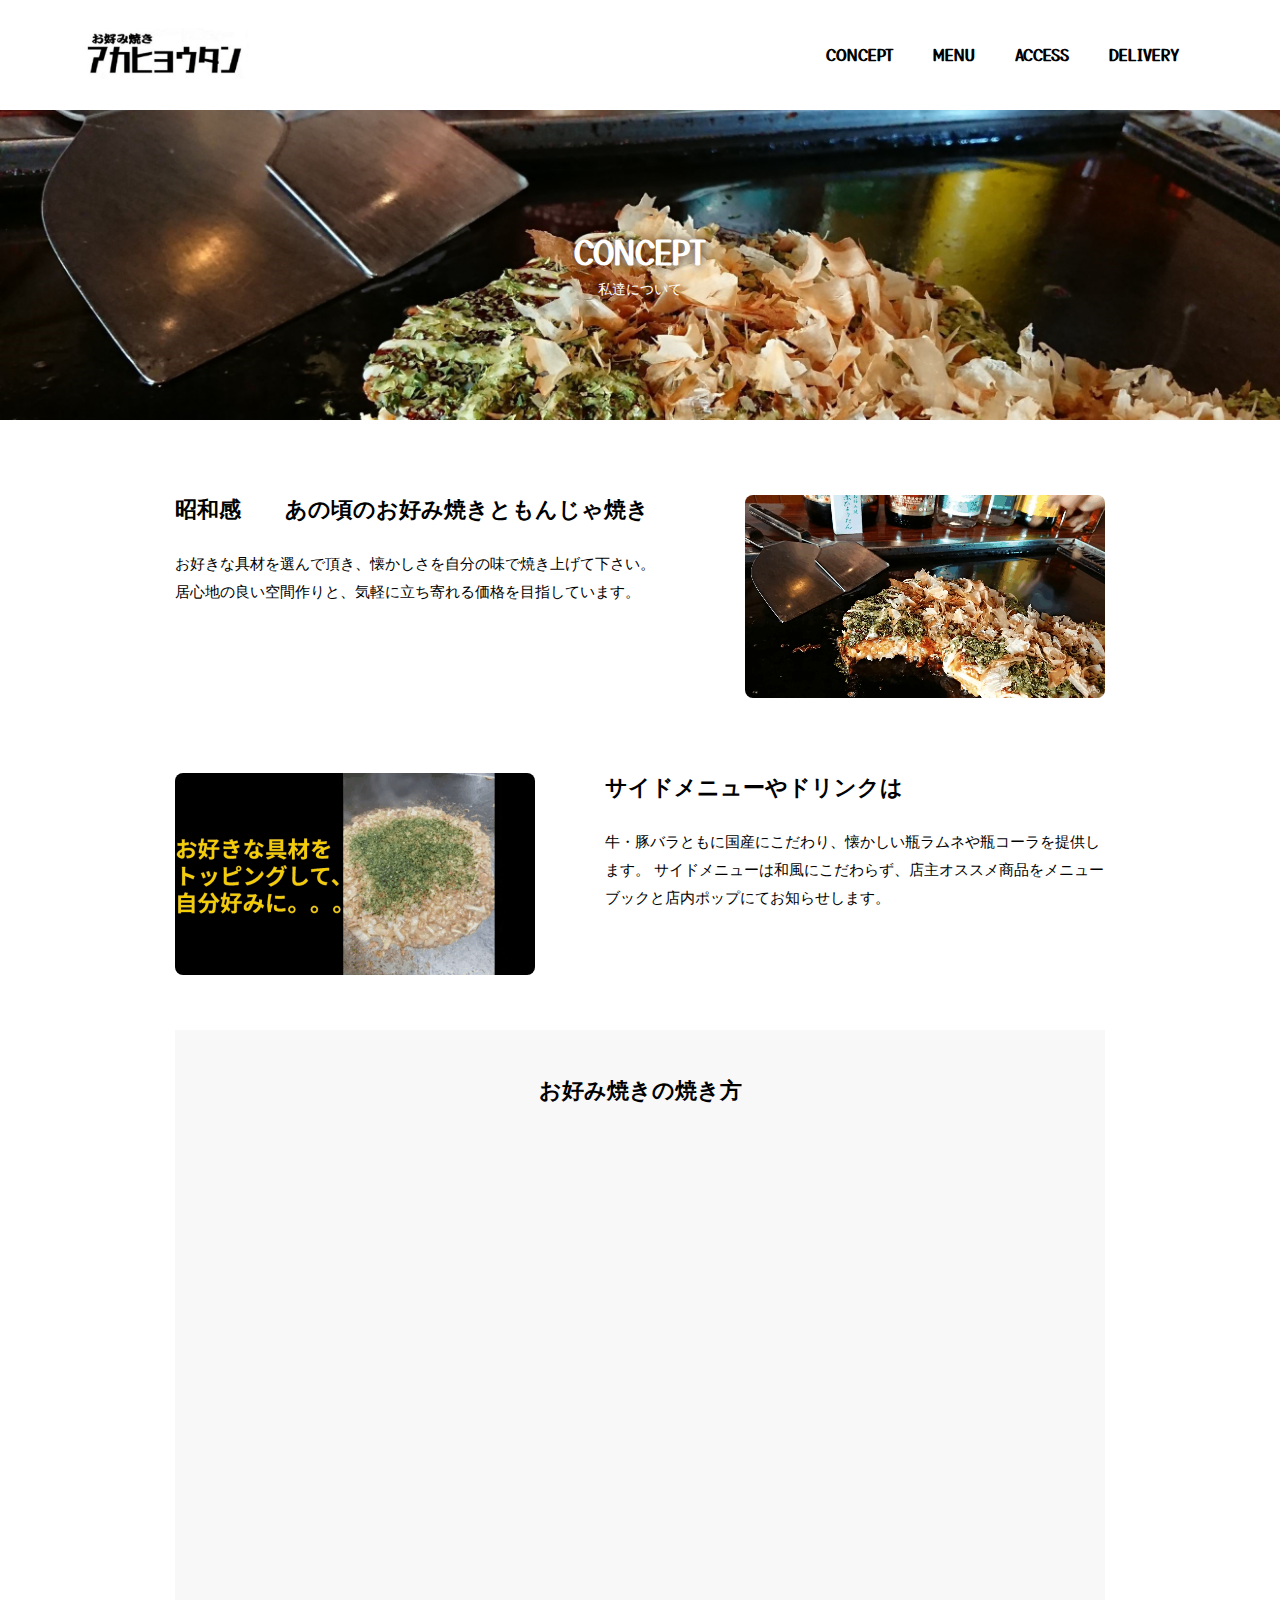
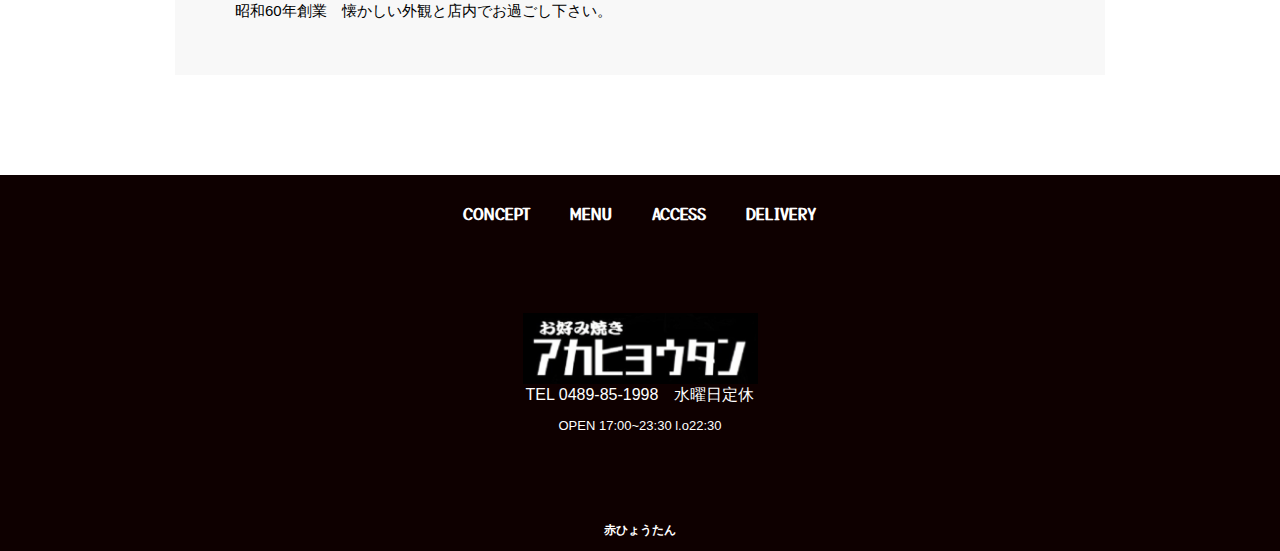
<file: akahyoutan/concept.html>
<!DOCTYPE html>
<html>

<head>
    <meta charset="UTF-8">
    <meta name="format-detection" content="telephone=no">
    <title>CONCEPT | AKAHYOUTN oficial website</title>
    <meta name="description" content="お好み焼ともんじゃ焼きを昭和で懐かしい雰囲気の中、立ち寄りやすい低価格で提供します。
    お子様から高齢者様の方まで、ご家族・カップル・会社帰り・町の会合等々でも楽しめる店舗作りを目指す「赤ひょうたん」のページです。">
    <meta name="viewport" content="width=device-width">
    <script src="./js/toggle-menu.js"></script>
    <link href="./css/common.css" rel="stylesheet">
    <link href="./css/concept.css" rel="stylesheet">
    <link rel="preconnect" href="https://fonts.googleapis.com">
    <link rel="preconnect" href="https://fonts.gstatic.com" crossorigin>
    <link href="https://fonts.googleapis.com/css2?family=Yusei+Magic&display=swap" rel="stylesheet">
</head>

<body>

    <!--headerここから-->
    <header class="header">
        <div class="header-inner">
            <a class="header-logo" href="./index.html">
                <img src="./images/common/logo-header.png" alt="アカヒョウタン">
            </a>
            <button class="toggle-menu-button"></button>
            <div class="header-site-menu">
                <nav class="site-menu">
                    <ul>
                        <li><a href="./concept.html">CONCEPT</a></li>
                        <li><a href="./menu.html">MENU</a></li>
                        <li><a href="./access.html">ACCESS</a></li>
                        <li><a href="./delivery.html">DELIVERY</a></li>

                    </ul>
                </nav>
            </div>
        </div>
    </header>
    <!-- headerここまで -->

    <!-- mainここから -->
    <main class="main">
        <div class="title">
            <h1>CONCEPT</h1>
            <p>私達について</p>
        </div>
        <div class="feature">
            <div class="feature-text">
                <h2>昭和感　　あの頃のお好み焼きともんじゃ焼き</h2>
                <p>お好きな具材を選んで頂き、懐かしさを自分の味で焼き上げて下さい。<br>居心地の良い空間作りと、気軽に立ち寄れる価格を目指しています。</p>
            </div>
            <video 
    src="./images/concept/お好み焼動画.mp4"
    class="feature-video"
    autoplay
    loop
    muted
    playsinline
></video>
        </div>
        <div class="feature reverse">
            <div class="feature-text">
                <h2>サイドメニューやドリンクは</h2>
                <p>牛・豚バラともに国産にこだわり、懐かしい瓶ラムネや瓶コーラを提供します。
                    サイドメニューは和風にこだわらず、店主オススメ商品をメニューブックと店内ポップにてお知らせします。</p>
            </div>
            <img src="./images/concept/もんじゃ動画.gif" alt="もんじゃ動画">
        </div>
                    <div class="movie">
    <h2>お好み焼きの焼き方</h2>

    <div class="movie-wrapper">
        <iframe 
            width="560" 
            height="315" 
            src="https://www.youtube.com/embed/n_K2aQaiakQ" 
            title="YouTube video player" 
            frameborder="0" 
            allow="accelerometer; autoplay; clipboard-write; encrypted-media; gyroscope; picture-in-picture" 
            allowfullscreen>
        </iframe>
    </div>

    <p>昭和60年創業　懐かしい外観と店内でお過ごし下さい。</p>

        </div>

    </main>
    <!-- mainここまで -->

    <!-- footerここから -->
    <footer class="footer">
        <nav class="site-menu">
            <ul>
                <li><a href="./concept.html">CONCEPT</a></li>
                <li><a href="./menu.html">MENU</a></li>
                <li><a href="./access.html">ACCESS</a></li>
                <li><a href="./delivery.html">DELIVERY</a></li>
            </ul>
        </nav>
        <a class="footer-logo" href="./index.html">
            <img src="./images/common/logo-footer.png" alt="アカヒョウタン">
        </a>
        <p class="footer-tell">
            <a href="tel:0489851998">TEL 0489-85-1998</a>　水曜日定休
        </p>
        <p class="footer-time">OPEN 17:00~23:30 l.o22:30</p>
        <p class="copyright"><small>赤ひょうたん</small></p>
    </footer>
    <!-- footerここまで -->

</body>

</html>
</file>
<file: css/common.css>
@charset "utf-8";

*,
::before,
::after {
  padding: 0;
  margin: 0;
  box-sizing: border-box;
}

ul
ol {
  list-style: none;
}

a {
  color: inherit;
  text-decoration: none;
}

body {
  font-family: sans-serif;
  font-size: 16px;
  color: #000000;
  line-height: 1;
  background-color: #ffffff;
}

img {
  max-width: 100%;
}

.header-inner {
  max-width: 1200px;
  height: 110px;
  margin-left: auto;
  margin-right: auto;
  padding-left: 40px;
  padding-right: 40px;
  display: flex;
  justify-content: space-between;
  align-items: center;
}

.toggle-menu-button {
  display: none;
  }


.header-logo {
  display: block;
  width: 170px;
}


.site-menu ul {
  display: flex;
  list-style: none;
}

.site-menu ul li {
  margin-left: 20px;
  margin-right: 20px;
}

.site-menu ul li a {
    font-family: "Yusei Magic", sans-serif;
    font-weight: bold;
}

.footer {
  color: #ffffff;
  background-color: #0e0000;
  padding-top: 30px;
  padding-bottom: 15px;
  display: flex;
  flex-direction: column;
  align-items: center;
}

.footer-logo {
  display: block;
  width: 235px;
  margin-top: 90px;
}

.footer-tel {
  font-size: 26px;
  font-weight: bold;
  margin-top: 28px; 
}

.footer-time {
  font-size: 13px;
  margin-top: 16px;
}

.copyright {
  font-size: 14px;
  font-weight: bold;
  margin-top: 90px;
}

@media (max-width: 800px) {
  .site-menu ul {
    display: block;
    text-align: center;
  }

  .site-menu li {
    margin-top: 20px;
  }

  .header {
    position: fixed;
    top: 0;
    left: 0;
    right: 0;
    background-color: #ffffff;
    height: 50px;
    z-index: 10;
    box-shadow: 0 3px 6px rgba(0, 0, 0, 0.1);
  }

  .header-inner {
    padding-left: 20px;
    padding-right: 20px;
    height: 100%;
    position: relative;
  }

  .header-logo {
    width: 100px;
  }

  .header-site-menu {
    position: absolute;
    top: 100%;
    left: 0;
    right: 0;
    color: #ffffff;
    background-color: #570d0d;
    padding-top: 30px;
    padding-bottom: 50px;
    display: none;
  }

  .header-site-menu.is-show {
      display: block;
    }
  

  .toggle-menu-button {
    display: block;
    width: 44px;
    height: 34px;
    background-image: url(../images/common/icon-menu.png);
    background-size: 50%;
    background-position: center;
    background-repeat: no-repeat;
    background-color: transparent;
    border: none;
    border-radius: 0;
    outline: none;
  }

  .main  {
    padding-top: 50px;
  }

  .footer-logo {
    margin-top: 60px;
  }

  .footer-tel {
    font-size: 20px;
  }

  .copyright {
    margin-top: 50px;
  }

}

.footer-links {
    display: flex;
    gap: 20px;
    margin-top: 20px;
    align-items: center;
}

.footer-instagram img {
    width: 40px;
    height: 40px;
    border-radius: 50%;
}

.footer-review {
    background: #ffcc00;
    color: #000;
    padding: 8px 15px;
    border-radius: 6px;
    font-weight: bold;
    font-size: 14px;
}

/* スマホ版：縦並びにする */
@media (max-width: 800px) {
    .footer-links {
        flex-direction: column;
        gap: 10px;
    }

    .footer-instagram img {
        width: 50px;
        height: 50px;
    }
}
</file>
<file: css/index.css>
@charset "utf-8";

.first-view {
  height: calc(100vh - 110px);
  background-image: url(../images/index/bg-main.jpg);
  background-repeat: no-repeat;
  background-position: center center;
  background-size: cover;
  display: flex;
  align-items: center;
}

.first-view-text {
  width: 100%;
  max-width: 1200px;
  margin-left: auto;
  margin-right: auto;
  padding-left: 40px;
  padding-bottom: 80px;
  color: #ffffff;
  font-weight: bold;
  text-shadow: 5px 5px 10px #4b2c14;
}

.first-view-text h1 {
    font-family: "Yusei Magic", sans-serif;
  font-size: 64px;
  line-height: 72px;
}

.first-view-text p {
  font-size: 24px;
  margin-top: 20px;
}

.lead {
  max-width: 1200px;
  margin: 60px auto;
}

.lead p {
  line-height: 2;
  text-align: center;
}

.link-button-area {
  text-align: center;
  margin-top: 40px;
}

.link-button {
  background-color: #f4dd64;
  display: inline-block;
  min-width: 180px;
  line-height: 48px;
  border-radius: 24px;
  font-family: "Yusei Magic", sans-serif;
  font-size: 14px;
}

.link-button:hover {
  background-color: #d8b500;
}

.recommended {
  background-color: f8f8f8;
  padding-top: 45px;
  padding-bottom: 55px;
}

.recommended h2 {
  font-size: 22px;
  font-weight: bold;
  text-align: center;
}

.recommended h2::after {
  content: '';
  display: block;
  width: 36px;
  height: 3px;
  background-color: #000000;
  margin-top: 20px;
  margin-left: auto;
  margin-right: auto;
}

.item-list {
  display: flex;
  padding-top: 40px;
  padding-bottom: 10px;
  padding-left: 60px;
  padding-right: 60px;
  overflow: scroll;
}

.item-list li {
  flex-shrink: 0;
  width: 260px;
  margin-left: 75px;
}

.item-list li:first-child {
  margin-left: 0;
}

.item-list dl {
  margin-top: 20px;
}

.item-list dt {
  font-weight: bold;
}

.item-list dd {
  font-size: 13px;
  line-height: 20px;
  margin-top: 10px;
}

.item-list .price {
  font-weight: bold;
  margin-top: 15px;
}

@media (max-width: 800px) {
  .first-view {
    height: calk(100vh - 50px);
    background-image: url(../images/index/bg-main-sp.jpg);
    align-items: flex-start;
  }

  .first-view-text {
    padding-top: 100px;
    padding-left: 20px;
  }

  .first-view-text h1 {
    font-size: 48px;
    line-height: 48px;
  }

  .first-view-text p {
    font-size: 24px;
    margin-top: 15px;
  }

  .lead {
    padding-left: 20px;
    padding-right: 20px;
  }

  .lead p {
    text-align: center;
  }

  .item-list {
    padding-left: 20px;
    padding-right: 20px;
  }

  .item-list li {
    width: 220px;
    margin-left: 30px;
  }
}
</file>
<file: css/access.css>
@charset "utf-8";

/* ===== タイトル部分 ===== */
.title {
  height: 310px;
  background-image: url(../images/access/bg-main.jpg);
  background-repeat: no-repeat;
  background-position: center center;
  background-size: cover;
  display: flex;
  flex-direction: column;
  justify-content: center;
  align-items: center;
  color: #ffffff;
  text-shadow: 1px 1px 10px #4B2c14;
}

.title h1 {
  font-family: "Yusei Magic", sans-serif;
  font-size: 32px;
  font-weight: bold;
}

.title p {
  font-size: 14px;
  margin-top: 15px;
}

/* ===== 見出しとマップ ===== */
.main h2 {
  font-size: 22px;
  font-weight: bold;
  line-height: 30px;
}

.main h2 {
  font-size: 22px;
  font-weight: bold;
  line-height: 30px;
  margin-bottom: 20px;
}


.map {
  width: 930px;
  max-width: 90%;
  margin-top: 75px;
  margin-left: auto;
  margin-right: auto;
}

.map iframe {
  display: block;
  width: 100%;
  height: 320px;
  margin-top: 25px;
}

/* ===== フッター ===== */
.footer {
  margin-top: 100px;
}

/* ===== レスポンシブ対応 ===== */
@media (max-width: 800px) {
  .map {
    width: 500px;
    margin-top: 45px;
  }
}
</file>
<file: css/concept.css>
@charset "utf-8";

.title {
  height: 310px;
  background-image: url(../images/concept/bg-main.jpg);
  background-repeat: no-repeat;
  background-position: center center;
  background-size: cover;
  display: flex;
  flex-direction: column;
  justify-content: center;
  align-items: center;
  color: #ffffff;
  text-shadow: 1px 1px 10px #4B2c14;
}

.title h1 {
    font-family: "Yusei Magic", sans-serif;
  font-size: 32px;
  font-weight: bold;
}

.title p {
  font-size: 14px;
  margin-top: 15px;
}

.feature {
  display: flex;
  justify-content: space-between;
  width: 930px;
  max-width: 90%;
  margin-top: 75px;
  margin-left: auto;
  margin-right: auto;
  align-items: flex-start;
}

.feature img {
  width: 360px;
  border-radius: 8px;
}

.feature-video {
  width: 360px; 
  height: auto;
  border-radius: 8px;
  display: block;
  object-fit: cover;
}

@media screen and (max-width: 768px) {
    .feature-video {
        width: 100%;
    }
}


.feature-text {
  max-width: 500px;
  margin-right: 40px;
}

.reverse {
  flex-direction: row-reverse;
}

.reverse .feature-text {
  margin-left: 40px;
  margin-right: 0;
}

.feature-text h2 {
  font-size: 22px;
  font-weight: bold;
  line-height: 30px;
  margin-bottom: 20px; 
}

.feature-text p {
  font-size: 15px;
  line-height: 28px;
  margin-top: 25px;
}

.movie {
  width: 930px;
  max-width: 90%;
  background-color: #f8f8f8;
  padding: 50px 60px;
  margin-top: 55px;
  margin-left: auto;
  margin-right: auto;
}
.movie h2 {
  font-size: 22px;
  font-weight: bold;
  text-align: center;
  margin-bottom: 20px;
}

.movie p {
  font-size: 15px;
  line-height: 28px;
  margin-top: 20px;
}

.movie-wrapper {
    position: relative;
    padding-bottom: 56.25%; /* 16:9 */
    height: 0;
    overflow: hidden;
    max-width: 100%;
}

.movie-wrapper iframe {
    position: absolute;
    top: 0;
    left: 0;
    width: 100%;
    height: 100%;
}


.footer {
  margin-top: 100px;
}

@media (max-width: 800px) {
  .feature {
    display: block;
    width: 500px;
    margin-top: 45px;
  }

  .feature-text {
    margin-right: 0;
  }

  .reverse .feature-text {
    margin-left:  0;
  }

  .feature img {
    width: 100%;
    height: auto;
    margin-top: 25px;
    border-radius: 8px;
  }

  .feature-video {
    width: 100%;
    height: auto;
    margin-top: 25px;
  }

  .movie {
    width: 500px;
    padding: 30px 25px;
    border-radius: 8px;
  }

}
</file>
<file: css/delivery.css>
@charset "utf-8";

.title {
  height: 310px;
  background-image: url(../images/delivery/uber.JPG);
  background-repeat: no-repeat;
  background-position: center center;
  background-size: cover;
  display: flex;
  flex-direction: column;
  justify-content: center;
  align-items: center;
  color: #ffffff;
  text-shadow: 1px 1px 10px #4B2c14;
}

.title h1 {
  font-family: 'Yusei Magic', sans-serif;
  font-size: 32px;
  font-weight: bold;
}

.title p {
  font-size: 14px;
  margin-top: 15px;
}

.item-list {
  width: 1000px;
  max-width: 90%;
  margin-top: 75px;
  margin-left: auto;
  margin-right: auto;
  display: grid;
  grid-template-columns: repeat(auto-fit, minmax(240px, 1fr));
  column-gap: 95px;
  row-gap: 70px;
  justify-content: center;
  list-style: none;
  grid-auto-rows: 1fr;
}

.item-list dl {
  margin-top: 20px;
  text-align: center;
}

.item-list dt {
  font-weight: bold;
}

.item-list dd {
  font-size: 13px;
  line-height: 20px;
  margin-top: 10px;
}

.item-list .price {
  font-weight: bold;
  margin-top: 15px;
}

.item-list li {
  position: relative; 
  display: flex;
  flex-direction: column;
  align-items: stretch;
  height: 300px;
}

.item-list li a {
  display: block;
  text-align: center;
}

.item-list img {
  width: 100%;
  height: 200px;
  object-fit: contain;
  }

.item-list li:hover img {
  transform: scale(1.05);
}

.item-list .item-label {
  position: absolute;
  top: 0;
  left: calc(100% + 18px);
  font-size: 10px;
  white-space: nowrap;
  transform-origin: top left;
  transform: rotate(90deg);
}

.footr {
  margin-top: 100px;}
  
  @media (max-width: 800px) {
  .item-list {
   grid-template-columns: 1fr; 
    margin-top: 45px;
    row-gap: 40px;
  }
}
</file>
<file: css/menu.css>
@charset "utf-8";

/* =========================
   ページタイトル
========================= */
.title {
  height: 310px;
  background-image: url(../images/menu/bg-main.jpg);
  background-repeat: no-repeat;
  background-position: center center;
  background-size: cover;
  display: flex;
  flex-direction: column;
  justify-content: center;
  align-items: center;
  color: #ffffff;
  text-shadow: 1px 1px 10px #4B2c14;
}

.title h1 {
  font-family: 'Yusei Magic', sans-serif;
  font-size: 32px;
  font-weight: bold;
}

.title p {
  font-size: 14px;
  margin-top: 15px;
}

/* =========================
   メニュー一覧
========================= */
.item-list {
  width: 930px;
  max-width: 90%;
  margin: 75px auto 0;
  display: grid;
  grid-template-columns: repeat(auto-fit, minmax(240px, 1fr));
  gap: 32px;
  list-style: none;
  padding: 0;
}

.item-list li {
  background: #ffffff;
  padding: 16px;
  box-sizing: border-box;
}

/* 画像（使わない場合はHTML側で削除OK） */
.item-list img {
  width: 100%;
  height: 180px;
  object-fit: cover;
  display: block;
}

/* テキスト */
.item-list dl {
  margin-top: 16px;
}

.item-list dt {
  font-size: 16px;
  font-weight: bold;
}

.item-list dd {
  font-size: 14px;
  line-height: 1.6;
  margin-top: 8px;
}

/* 価格 */
.item-list .price {
  font-size: 15px;
  font-weight: bold;
  margin-top: 12px;
}

/* 英字ラベル（縦回転なし・安全仕様） */
.item-list .item-label {
  font-size: 11px;
  color: #777;
  margin-top: 6px;
}

/* =========================
   注意書き
========================= */
.menu-note {
  font-size: 13px;
  color: #555;
  max-width: 800px;
  margin: 40px auto 0;
  line-height: 1.6;
  text-align: center;
}

/* =========================
   フッター余白
========================= */
.footer {
  margin-top: 100px;
}

/* =========================
   スマホ対応
========================= */
@media (max-width: 800px) {
  .item-list {
    margin-top: 45px;
    gap: 24px;
  }

  .item-list img {
    height: 150px;
  }

  .menu-note {
    margin-top: 24px;
    padding: 0 12px;
  }
}
</file>
<file: akahyoutan/css/common.css>
@charset "utf-8";

*,
::before,
::after {
  padding: 0;
  margin: 0;
  box-sizing: border-box;
}

ul
ol {
  list-style: none;
}

a {
  color: inherit;
  text-decoration: none;
}

body {
  font-family: sans-serif;
  font-size: 16px;
  color: #000000;
  line-height: 1;
  background-color: #ffffff;
}

img {
  max-width: 100%;
}

.header-inner {
  max-width: 1200px;
  height: 110px;
  margin-left: auto;
  margin-right: auto;
  padding-left: 40px;
  padding-right: 40px;
  display: flex;
  justify-content: space-between;
  align-items: center;
}

.toggle-menu-button {
  display: none;
  }


.header-logo {
  display: block;
  width: 170px;
}


.site-menu ul {
  display: flex;
  list-style: none;
}

.site-menu ul li {
  margin-left: 20px;
  margin-right: 20px;
}

.site-menu ul li a {
    font-family: "Yusei Magic", sans-serif;
    font-weight: bold;
}

.footer {
  color: #ffffff;
  background-color: #0e0000;
  padding-top: 30px;
  padding-bottom: 15px;
  display: flex;
  flex-direction: column;
  align-items: center;
}

.footer-logo {
  display: block;
  width: 235px;
  margin-top: 90px;
}

.footer-tel {
  font-size: 26px;
  font-weight: bold;
  margin-top: 28px; 
}

.footer-time {
  font-size: 13px;
  margin-top: 16px;
}

.copyright {
  font-size: 14px;
  font-weight: bold;
  margin-top: 90px;
}

@media (max-width: 800px) {
  .site-menu ul {
    display: block;
    text-align: center;
  }

  .site-menu li {
    margin-top: 20px;
  }

  .header {
    position: fixed;
    top: 0;
    left: 0;
    right: 0;
    background-color: #ffffff;
    height: 50px;
    z-index: 10;
    box-shadow: 0 3px 6px rgba(0, 0, 0, 0.1);
  }

  .header-inner {
    padding-left: 20px;
    padding-right: 20px;
    height: 100%;
    position: relative;
  }

  .header-logo {
    width: 100px;
  }

  .header-site-menu {
    position: absolute;
    top: 100%;
    left: 0;
    right: 0;
    color: #ffffff;
    background-color: #570d0d;
    padding-top: 30px;
    padding-bottom: 50px;
    display: none;
  }

  .header-site-menu.is-show {
      display: block;
    }
  

  .toggle-menu-button {
    display: block;
    width: 44px;
    height: 34px;
    background-image: url(../images/common/icon-menu.png);
    background-size: 50%;
    background-position: center;
    background-repeat: no-repeat;
    background-color: transparent;
    border: none;
    border-radius: 0;
    outline: none;
  }

  .main  {
    padding-top: 50px;
  }

  .footer-logo {
    margin-top: 60px;
  }

  .footer-tel {
    font-size: 20px;
  }

  .copyright {
    margin-top: 50px;
  }

}
</file>
<file: akahyoutan/css/access.css>
@charset "utf-8";

/* ===== タイトル部分 ===== */
.title {
  height: 310px;
  background-image: url(../images/access/bg-main.jpg);
  background-repeat: no-repeat;
  background-position: center center;
  background-size: cover;
  display: flex;
  flex-direction: column;
  justify-content: center;
  align-items: center;
  color: #ffffff;
  text-shadow: 1px 1px 10px #4B2c14;
}

.title h1 {
  font-family: "Yusei Magic", sans-serif;
  font-size: 32px;
  font-weight: bold;
}

.title p {
  font-size: 14px;
  margin-top: 15px;
}

/* ===== 見出しとマップ ===== */
.main h2 {
  font-size: 22px;
  font-weight: bold;
  line-height: 30px;
}

.main h2 {
  font-size: 22px;
  font-weight: bold;
  line-height: 30px;
  margin-bottom: 20px;
}


.map {
  width: 930px;
  max-width: 90%;
  margin-top: 75px;
  margin-left: auto;
  margin-right: auto;
}

.map iframe {
  display: block;
  width: 100%;
  height: 320px;
  margin-top: 25px;
}

/* ===== フッター ===== */
.footer {
  margin-top: 100px;
}

/* ===== レスポンシブ対応 ===== */
@media (max-width: 800px) {
  .map {
    width: 500px;
    margin-top: 45px;
  }
}
</file>
<file: akahyoutan/css/concept.css>
@charset "utf-8";

.title {
  height: 310px;
  background-image: url(../images/concept/bg-main.jpg);
  background-repeat: no-repeat;
  background-position: center center;
  background-size: cover;
  display: flex;
  flex-direction: column;
  justify-content: center;
  align-items: center;
  color: #ffffff;
  text-shadow: 1px 1px 10px #4B2c14;
}

.title h1 {
    font-family: "Yusei Magic", sans-serif;
  font-size: 32px;
  font-weight: bold;
}

.title p {
  font-size: 14px;
  margin-top: 15px;
}

.feature {
  display: flex;
  justify-content: space-between;
  width: 930px;
  max-width: 90%;
  margin-top: 75px;
  margin-left: auto;
  margin-right: auto;
  align-items: flex-start;
}

.feature img {
  width: 360px;
  border-radius: 8px;
}

.feature-video {
  width: 360px; 
  height: auto;
  border-radius: 8px;
  display: block;
  object-fit: cover;
}

@media screen and (max-width: 768px) {
    .feature-video {
        width: 100%;
    }
}


.feature-text {
  max-width: 500px;
  margin-right: 40px;
}

.reverse {
  flex-direction: row-reverse;
}

.reverse .feature-text {
  margin-left: 40px;
  margin-right: 0;
}

.feature-text h2 {
  font-size: 22px;
  font-weight: bold;
  line-height: 30px;
  margin-bottom: 20px; 
}

.feature-text p {
  font-size: 15px;
  line-height: 28px;
  margin-top: 25px;
}

.movie {
  width: 930px;
  max-width: 90%;
  background-color: #f8f8f8;
  padding: 50px 60px;
  margin-top: 55px;
  margin-left: auto;
  margin-right: auto;
}
.movie h2 {
  font-size: 22px;
  font-weight: bold;
  text-align: center;
  margin-bottom: 20px;
}

.movie p {
  font-size: 15px;
  line-height: 28px;
  margin-top: 20px;
}

.movie-wrapper {
    position: relative;
    padding-bottom: 56.25%; /* 16:9 */
    height: 0;
    overflow: hidden;
    max-width: 100%;
}

.movie-wrapper iframe {
    position: absolute;
    top: 0;
    left: 0;
    width: 100%;
    height: 100%;
}


.footer {
  margin-top: 100px;
}

@media (max-width: 800px) {
  .feature {
    display: block;
    width: 500px;
    margin-top: 45px;
  }

  .feature-text {
    margin-right: 0;
  }

  .reverse .feature-text {
    margin-left:  0;
  }

  .feature img {
    width: 100%;
    height: auto;
    margin-top: 25px;
    border-radius: 8px;
  }

  .feature-video {
    width: 100%;
    height: auto;
    margin-top: 25px;
  }

  .movie {
    width: 500px;
    padding: 30px 25px;
    border-radius: 8px;
  }

}
</file>
